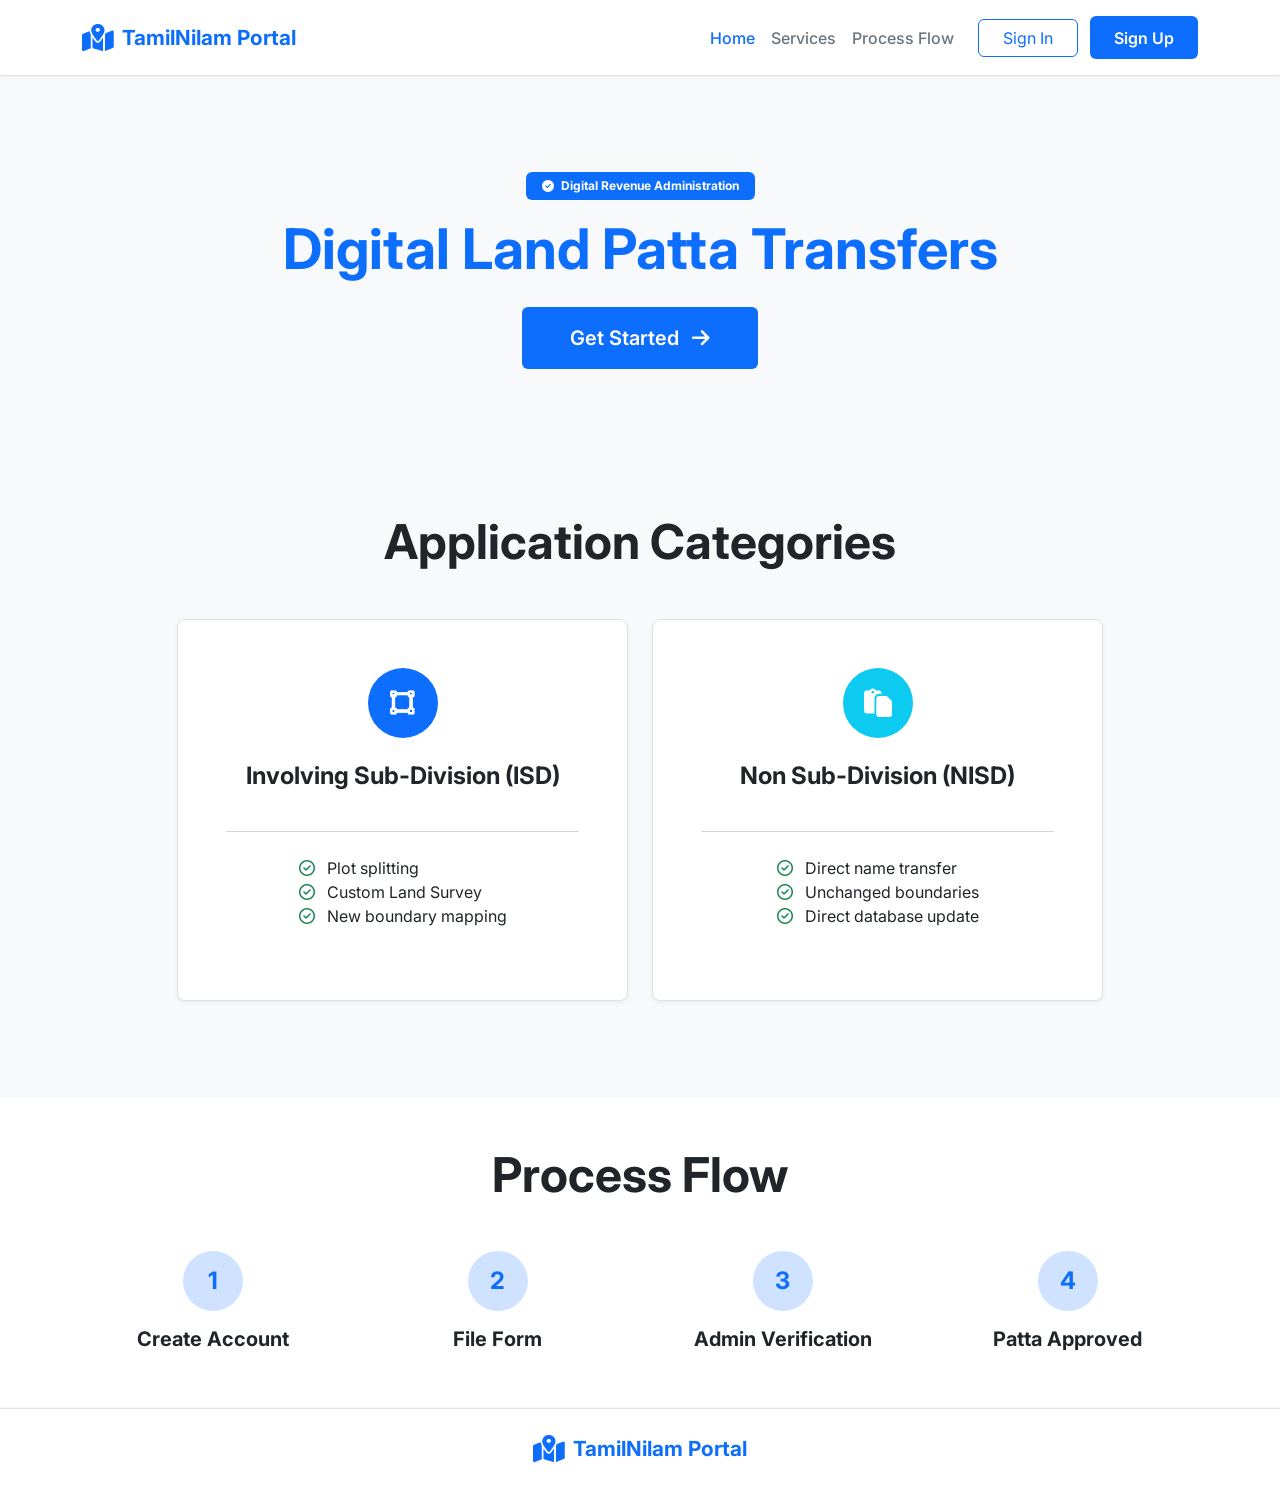
<file: frontend/index.html>
<!DOCTYPE html>
<html lang="en">
<head>
    <meta charset="UTF-8">
    <meta name="viewport" content="width=device-width, initial-scale=1.0">
    <title>TamilNilam Portal | Land Revenue Portal</title>
    <!-- Bootstrap 5 CSS CDN -->
    <link href="https://cdn.jsdelivr.net/npm/bootstrap@5.3.0/dist/css/bootstrap.min.css" rel="stylesheet">
    <!-- FontAwesome for Premium Icons -->
    <link href="https://cdnjs.cloudflare.com/ajax/libs/font-awesome/6.4.0/css/all.min.css" rel="stylesheet">
    <!-- Custom Glassmorphism Stylesheet -->
    <link rel="stylesheet" href="css/styles.css">
</head>
<body>

    <!-- Floating Background Orbs -->
    <div class="bg-orb orb-1"></div>
    <div class="bg-orb orb-2"></div>

    <!-- Navigation Bar -->
    <nav class="navbar navbar-expand-lg navbar-light navbar-custom py-3 sticky-top">
        <div class="container">
            <a class="navbar-brand d-flex align-items-center" href="index.html">
                <i class="fa-solid fa-map-location-dot fs-3 text-primary me-2"></i>
                <span class="navbar-brand-text">TamilNilam Portal</span>
            </a>
            <button class="navbar-toggler" type="button" data-bs-toggle="collapse" data-bs-target="#navbarNav" aria-controls="navbarNav" aria-expanded="false" aria-label="Toggle navigation">
                <span class="navbar-toggler-icon"></span>
            </button>
            <div class="collapse navbar-collapse" id="navbarNav">
                <ul class="navbar-nav ms-auto align-items-center">
                    <li class="nav-item">
                        <a class="nav-link active" href="index.html">Home</a>
                    </li>
                    <li class="nav-item">
                        <a class="nav-link" href="#services">Services</a>
                    </li>
                    <li class="nav-item">
                        <a class="nav-link" href="#process">Process Flow</a>
                    </li>
                    <!-- Dynamic Auth Actions based on localStorage -->
                    <li class="nav-item ms-lg-3" id="nav-auth-actions">
                        <a href="login.html" class="btn btn-outline-primary px-4 me-2 font-weight-500">Sign In</a>
                        <a href="register.html" class="btn btn-primary-gradient px-4">Sign Up</a>
                    </li>
                </ul>
            </div>
        </div>
    </nav>

    <!-- Hero Section -->
    <header class="py-5 my-5">
        <div class="container">
            <div class="row align-items-center g-5 justify-content-center text-center">
                <div class="col-lg-8">
                    <span class="badge bg-primary px-3 py-2 mb-3">
                        <i class="fa-solid fa-circle-check me-1"></i> Digital Revenue Administration
                    </span>
                    <h1 class="display-4 fw-bold mb-4 text-primary">
                        Digital Land Patta Transfers
                    </h1>
                    <div class="d-flex flex-wrap gap-3 justify-content-center" id="hero-actions">
                        <a href="register.html" class="btn btn-primary-gradient btn-lg px-5 py-3">Get Started <i class="fa-solid fa-arrow-right ms-2"></i></a>
                    </div>
                </div>
            </div>
        </div>
    </header>

    <!-- Services Information Section -->
    <section class="py-5 my-5" id="services">
        <div class="container">
            <div class="text-center mb-5">
                <h2 class="display-5 fw-bold mb-3">Application Categories</h2>
            </div>
            
            <div class="row g-4 justify-content-center">
                <!-- ISD Card -->
                <div class="col-md-5">
                    <div class="glass-card p-5 h-100 d-flex flex-column text-center">
                        <div class="bg-primary text-white rounded-circle d-inline-flex justify-content-center align-items-center mx-auto mb-4" style="width: 70px; height: 70px;">
                            <i class="fa-solid fa-vector-square fs-3"></i>
                        </div>
                        <h4 class="fw-bold mb-3">Involving Sub-Division (ISD)</h4>
                        <hr class="my-4 text-muted">
                        <ul class="list-unstyled text-start mb-4 mx-auto" style="max-width: 250px;">
                            <li><i class="fa-regular fa-circle-check text-success me-2"></i> Plot splitting</li>
                            <li><i class="fa-regular fa-circle-check text-success me-2"></i> Custom Land Survey</li>
                            <li><i class="fa-regular fa-circle-check text-success me-2"></i> New boundary mapping</li>
                        </ul>
                    </div>
                </div>
                
                <!-- NISD Card -->
                <div class="col-md-5">
                    <div class="glass-card p-5 h-100 d-flex flex-column text-center">
                        <div class="bg-info text-white rounded-circle d-inline-flex justify-content-center align-items-center mx-auto mb-4" style="width: 70px; height: 70px;">
                            <i class="fa-solid fa-paste fs-3"></i>
                        </div>
                        <h4 class="fw-bold mb-3">Non Sub-Division (NISD)</h4>
                        <hr class="my-4 text-muted">
                        <ul class="list-unstyled text-start mb-4 mx-auto" style="max-width: 250px;">
                            <li><i class="fa-regular fa-circle-check text-success me-2"></i> Direct name transfer</li>
                            <li><i class="fa-regular fa-circle-check text-success me-2"></i> Unchanged boundaries</li>
                            <li><i class="fa-regular fa-circle-check text-success me-2"></i> Direct database update</li>
                        </ul>
                    </div>
                </div>
            </div>
        </div>
    </section>

    <!-- Step by Step flow chart display -->
    <section class="py-5 bg-white border-top border-bottom border-light" id="process">
        <div class="container">
            <div class="text-center mb-5">
                <h2 class="display-5 fw-bold mb-3">Process Flow</h2>
            </div>

            <div class="row g-4">
                <div class="col-md-3">
                    <div class="text-center">
                        <div class="bg-primary-subtle text-primary rounded-circle d-flex justify-content-center align-items-center mx-auto mb-3" style="width: 60px; height: 60px;">
                            <span class="fs-4 fw-bold">1</span>
                        </div>
                        <h5 class="fw-bold">Create Account</h5>
                    </div>
                </div>

                <div class="col-md-3">
                    <div class="text-center">
                        <div class="bg-primary-subtle text-primary rounded-circle d-flex justify-content-center align-items-center mx-auto mb-3" style="width: 60px; height: 60px;">
                            <span class="fs-4 fw-bold">2</span>
                        </div>
                        <h5 class="fw-bold">File Form</h5>
                    </div>
                </div>

                <div class="col-md-3">
                    <div class="text-center">
                        <div class="bg-primary-subtle text-primary rounded-circle d-flex justify-content-center align-items-center mx-auto mb-3" style="width: 60px; height: 60px;">
                            <span class="fs-4 fw-bold">3</span>
                        </div>
                        <h5 class="fw-bold">Admin Verification</h5>
                    </div>
                </div>

                <div class="col-md-3">
                    <div class="text-center">
                        <div class="bg-primary-subtle text-primary rounded-circle d-flex justify-content-center align-items-center mx-auto mb-3" style="width: 60px; height: 60px;">
                            <span class="fs-4 fw-bold">4</span>
                        </div>
                        <h5 class="fw-bold">Patta Approved</h5>
                    </div>
                </div>
            </div>
        </div>
    </section>

    <!-- Footer -->
    <footer class="py-4 mt-auto">
        <div class="container text-center">
            <div class="d-flex align-items-center justify-content-center">
                <i class="fa-solid fa-map-location-dot fs-3 text-primary me-2"></i>
                <span class="navbar-brand-text">TamilNilam Portal</span>
            </div>
        </div>
    </footer>

    <!-- Bootstrap Bundle JS -->
    <script src="https://cdn.jsdelivr.net/npm/bootstrap@5.3.0/dist/js/bootstrap.bundle.min.js"></script>
    
    <!-- Custom Session check script -->
    <script>
        document.addEventListener("DOMContentLoaded", () => {
            const userJson = localStorage.getItem("patta_user");
            if (userJson) {
                const user = JSON.parse(userJson);
                const isConfigAdmin = user.role === "ADMIN";
                
                // If user is already authenticated, update Navbar action buttons and Hero action buttons
                const navAuthActions = document.getElementById("nav-auth-actions");
                const heroActions = document.getElementById("hero-actions");
                
                const targetDash = isConfigAdmin ? 'admin-dashboard.html' : 'dashboard.html';
                
                if (navAuthActions) {
                    navAuthActions.innerHTML = `
                        <span class="me-3 d-none d-lg-inline text-secondary font-weight-500">
                            <i class="fa-solid fa-user-circle me-1 text-primary"></i> Hello, <strong>${user.name}</strong>
                        </span>
                        <a href="${targetDash}" class="btn btn-primary-gradient px-4 rounded-pill">Go to Dashboard <i class="fa-solid fa-circle-chevron-right ms-1"></i></a>
                        <button onclick="logoutUser()" class="btn btn-outline-danger ms-2 rounded-pill px-3"><i class="fa-solid fa-sign-out-alt"></i></button>
                    `;
                }
                
                if (heroActions) {
                    heroActions.innerHTML = `
                        <a href="${targetDash}" class="btn btn-primary-gradient btn-lg px-5 py-3 shadow">Open Dashboard <i class="fa-solid fa-circle-chevron-right ms-2"></i></a>
                        <button onclick="logoutUser()" class="btn btn-outline-danger btn-lg px-4 py-3 rounded-12"><i class="fa-solid fa-power-off me-2"></i> Log Out</button>
                    `;
                }
            }
        });

        function logoutUser() {
            localStorage.removeItem("patta_user");
            window.location.reload();
        }
    </script>
</body>
</html>
</file>
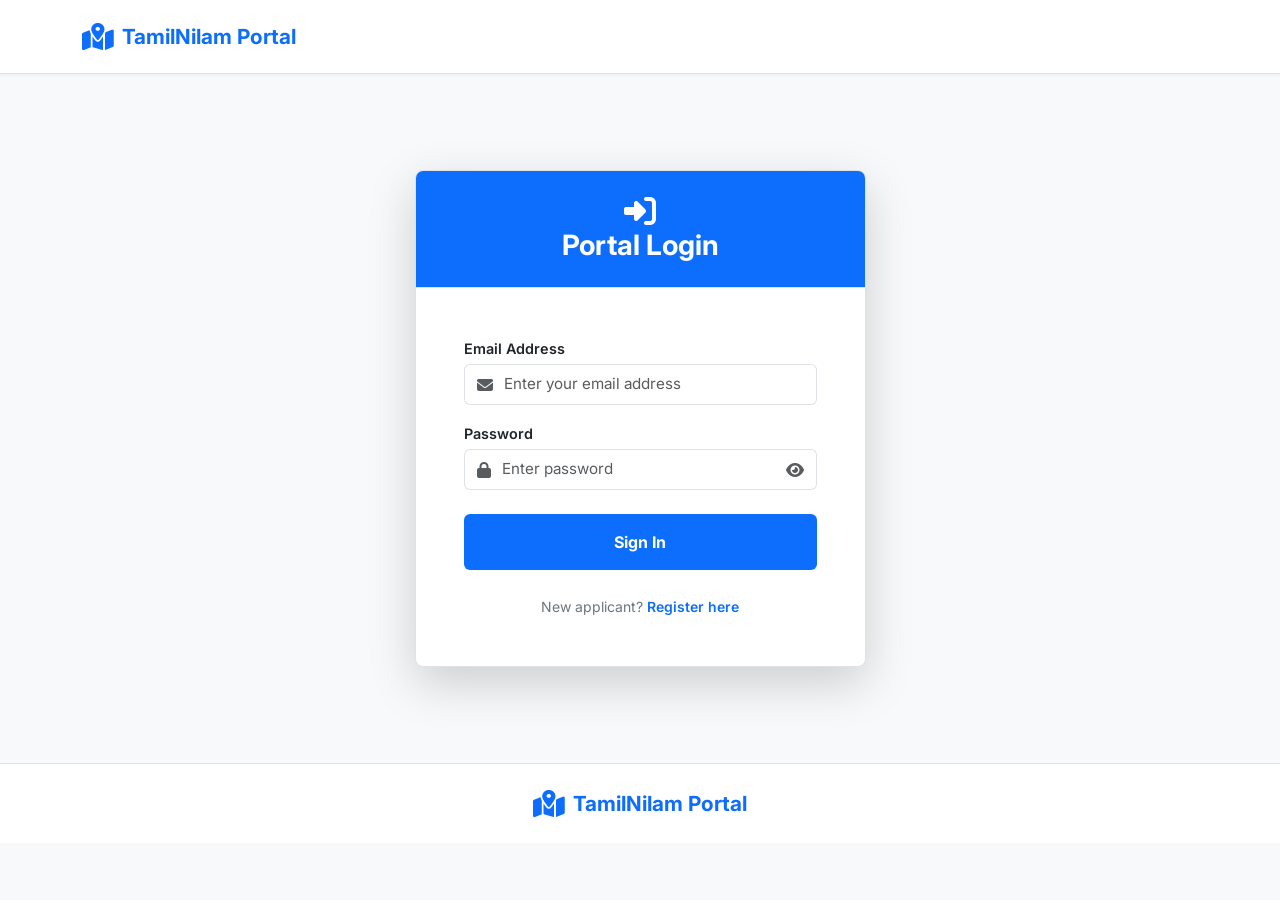
<file: frontend/admin-dashboard.html>
<!DOCTYPE html>
<html lang="en">
<head>
    <meta charset="UTF-8">
    <meta name="viewport" content="width=device-width, initial-scale=1.0">
    <title>Admin Command Center | TamilNilam Portal</title>
    <!-- Bootstrap 5 CSS CDN -->
    <link href="https://cdn.jsdelivr.net/npm/bootstrap@5.3.0/dist/css/bootstrap.min.css" rel="stylesheet">
    <!-- FontAwesome for Premium Icons -->
    <link href="https://cdnjs.cloudflare.com/ajax/libs/font-awesome/6.4.0/css/all.min.css" rel="stylesheet">
    <!-- Custom Glassmorphism Stylesheet -->
    <link rel="stylesheet" href="css/styles.css">
</head>
<body>

    <!-- Floating Background Orbs -->
    <div class="bg-orb orb-1"></div>
    <div class="bg-orb orb-2"></div>

    <!-- Navigation Bar -->
    <nav class="navbar navbar-expand-lg navbar-dark navbar-custom py-3 sticky-top" style="background: rgba(15, 23, 42, 0.9) !important; border-bottom: 1px solid rgba(255,255,255,0.1);">
        <div class="container">
            <a class="navbar-brand d-flex align-items-center" href="index.html">
                <i class="fa-solid fa-map-location-dot fs-3 text-info me-2"></i>
                <span class="navbar-brand-text text-white">TamilNilam Portal <span class="badge bg-info text-dark small ms-1" style="font-size: 0.65rem;">ADMIN</span></span>
            </a>
            <button class="navbar-toggler" type="button" data-bs-toggle="collapse" data-bs-target="#navbarNav" aria-controls="navbarNav" aria-expanded="false" aria-label="Toggle navigation">
                <span class="navbar-toggler-icon"></span>
            </button>
            <div class="collapse navbar-collapse" id="navbarNav">
                <ul class="navbar-nav ms-auto align-items-center">
                    <li class="nav-item">
                        <a class="nav-link text-white-50 active" href="admin-dashboard.html">Console</a>
                    </li>
                    <li class="nav-item ms-lg-3">
                        <button onclick="logoutAdmin()" class="btn btn-outline-danger px-4 rounded-pill font-weight-500"><i class="fa-solid fa-power-off me-1"></i> Log Out</button>
                    </li>
                </ul>
            </div>
        </div>
    </nav>

    <!-- Main Container -->
    <div class="container py-5">
        
         <!-- Dashboard Header -->
         <div class="row mb-5">
             <div class="col-12">
                 <div class="card p-4 p-md-5 bg-dark text-white border-0">
                     <span class="badge bg-info text-dark px-3 py-2 mb-3">Verification console</span>
                     <h2 class="display-5 fw-bold mb-0">Revenue Records Console</h2>
                 </div>
             </div>
         </div>
 
         <!-- Metric widgets for Admin -->
         <div class="row g-4 mb-5">
             <!-- Total Applications -->
             <div class="col-md-3">
                 <div class="glass-card p-4 d-flex align-items-center">
                     <div class="bg-primary text-white rounded-circle p-3 me-3" style="width: 55px; height: 55px; display: flex; justify-content: center; align-items: center;">
                         <i class="fa-solid fa-list-check fs-4"></i>
                     </div>
                     <div>
                         <h6 class="text-secondary small fw-bold mb-1">Total Submissions</h6>
                         <h3 class="fw-bold mb-0" id="admin-total">0</h3>
                     </div>
                 </div>
             </div>
 
             <!-- Pending Review -->
             <div class="col-md-3">
                 <div class="glass-card p-4 d-flex align-items-center">
                     <div class="bg-warning text-white rounded-circle p-3 me-3" style="width: 55px; height: 55px; display: flex; justify-content: center; align-items: center;">
                         <i class="fa-solid fa-hourglass-half fs-4"></i>
                     </div>
                     <div>
                         <h6 class="text-secondary small fw-bold mb-1">Pending Audit</h6>
                         <h3 class="fw-bold mb-0" id="admin-pending">0</h3>
                     </div>
                 </div>
             </div>
 
             <!-- Approved Records -->
             <div class="col-md-3">
                 <div class="glass-card p-4 d-flex align-items-center">
                     <div class="bg-success text-white rounded-circle p-3 me-3" style="width: 55px; height: 55px; display: flex; justify-content: center; align-items: center;">
                         <i class="fa-solid fa-check-double fs-4"></i>
                     </div>
                     <div>
                         <h6 class="text-secondary small fw-bold mb-1">Approved Patta</h6>
                         <h3 class="fw-bold mb-0" id="admin-approved">0</h3>
                     </div>
                 </div>
             </div>
 
             <!-- Rejected Records -->
             <div class="col-md-3">
                 <div class="glass-card p-4 d-flex align-items-center">
                     <div class="bg-danger text-white rounded-circle p-3 me-3" style="width: 55px; height: 55px; display: flex; justify-content: center; align-items: center;">
                         <i class="fa-solid fa-ban fs-4"></i>
                     </div>
                     <div>
                         <h6 class="text-secondary small fw-bold mb-1">Rejected Requests</h6>
                         <h3 class="fw-bold mb-0" id="admin-rejected">0</h3>
                     </div>
                 </div>
             </div>
         </div>
 
         <!-- Applications Audit Grid -->
         <div class="row">
             <div class="col-12">
                 <div class="glass-card p-4 border-0 shadow">
                     
                     <!-- Search and Status filter controls -->
                     <div class="row g-3 align-items-center mb-4">
                         <div class="col-md-4">
                             <h4 class="fw-bold mb-0">Incoming Submissions</h4>
                         </div>
                         
                         <!-- Search input box -->
                         <div class="col-md-4">
                             <div class="input-group">
                                 <span class="input-group-text bg-white border-end-0 text-muted"><i class="fa-solid fa-search"></i></span>
                                 <input type="text" id="admin-search-input" class="form-control border-start-0 ps-0" placeholder="Search applicant, survey, or patta..." onkeyup="filterApplications()">
                             </div>
                         </div>
 
                         <!-- Status filter selector -->
                         <div class="col-md-4">
                             <select id="admin-status-filter" class="form-select" onchange="filterApplications()">
                                 <option value="ALL">Show All Status</option>
                                 <option value="Pending">Show Pending Reviews</option>
                                 <option value="Approved">Show Approved Patta</option>
                                 <option value="Rejected">Show Rejected Requests</option>
                             </select>
                         </div>
                     </div>
 
                     <!-- Alert message if empty -->
                     <div id="admin-no-apps" class="text-center py-5 d-none">
                         <i class="fa-solid fa-inbox fs-1 text-muted mb-3 d-block"></i>
                         <h5 class="fw-bold text-secondary mb-0">No Land Records Found</h5>
                     </div>
 
                     <!-- Main Table -->
                     <div class="table-responsive admin-table-container" id="admin-table-wrapper">
                         <table class="table table-striped align-middle mb-0">
                             <thead class="table-dark">
                                 <tr>
                                     <th>ID</th>
                                     <th>Applicant & Contact</th>
                                     <th>District & Taluk</th>
                                     <th>Survey & Patta</th>
                                     <th>Type</th>
                                     <th>Deed</th>
                                     <th>Verification Docs</th>
                                     <th>Status</th>
                                     <th class="text-center">Evaluation Actions</th>
                                 </tr>
                             </thead>
                             <tbody id="admin-tbody">
                                 <!-- Dynamic JS render -->
                             </tbody>
                         </table>
                     </div>
 
                 </div>
             </div>
         </div>
 
     </div>
 
     <!-- Action Confirmation Modal -->
     <div class="modal fade" id="decisionModal" tabindex="-1" aria-labelledby="decisionModalLabel" aria-hidden="true">
         <div class="modal-dialog modal-dialog-centered">
             <div class="modal-content glass-card p-0 border-0 shadow-lg">
                 <div class="modal-header border-0 p-4">
                     <h5 class="modal-title fw-bold" id="decisionModalLabel">Confirm Authority Action</h5>
                     <button type="button" class="btn-close" data-bs-dismiss="modal" aria-label="Close"></button>
                 </div>
                 <div class="modal-body px-4 pb-4">
                     <p id="decision-text">Are you sure you want to proceed with this application state change?</p>
                     <div class="alert alert-warning p-2 small border-0 mb-0">
                         <i class="fa-solid fa-circle-exclamation me-1"></i> Proceeding updates e-Land Records database immediately.
                     </div>
                 </div>
                 <div class="modal-footer border-0 p-4 pt-0">
                     <button type="button" class="btn btn-outline-secondary rounded-pill px-4" data-bs-dismiss="modal">Cancel</button>
                     <button type="button" id="btn-modal-confirm" class="btn btn-primary-gradient rounded-pill px-4">Confirm <i class="fa-solid fa-circle-check ms-1"></i></button>
                 </div>
             </div>
         </div>
     </div>
 
     <!-- Footer -->
     <footer class="py-4 mt-auto">
         <div class="container text-center">
             <div class="d-flex align-items-center justify-content-center">
                 <i class="fa-solid fa-map-location-dot fs-3 text-primary me-2"></i>
                 <span class="navbar-brand-text">TamilNilam Portal</span>
             </div>
         </div>
     </footer>

    <!-- Bootstrap Bundle JS -->
    <script src="https://cdn.jsdelivr.net/npm/bootstrap@5.3.0/dist/js/bootstrap.bundle.min.js"></script>

    <!-- Centralized configuration script -->
    <script src="js/config.js"></script>

    <!-- JavaScript integration with Fetch API -->
    <script>
        let adminUser = null;
        let incomingApplications = [];
        let activeAppId = null;
        let activeStatusChoice = null;
        let bsDecisionModalObj = null;

        // Security Route Guard check
        document.addEventListener("DOMContentLoaded", () => {
            const userJson = localStorage.getItem("patta_user");
            if (!userJson) {
                window.location.href = "login.html";
                return;
            }
            adminUser = JSON.parse(userJson);

            if (adminUser.role !== "ADMIN") {
                window.location.href = "dashboard.html";
                return;
            }

            // Initialize bootstrap modal reference
            bsDecisionModalObj = new bootstrap.Modal(document.getElementById('decisionModal'));

            loadIncomingApplications();
        });

        // Fetch all applications
        async function loadIncomingApplications() {
            const API_URL = CONFIG.API_BASE_URL + "/api/patta/all";

            try {
                const response = await fetch(API_URL);
                const result = await response.json();

                if (response.ok && result.success) {
                    incomingApplications = result.data;
                    updateStatsWidgets(incomingApplications);
                    renderAdminTable(incomingApplications);
                } else {
                    console.error("Fetch failure: ", result.message);
                }
            } catch (error) {
                console.error("Admin dashboard network exception: ", error);
            }
        }

        // Render table records
        function renderAdminTable(apps) {
            const tbody = document.getElementById("admin-tbody");
            tbody.innerHTML = "";

            if (apps.length === 0) {
                document.getElementById("admin-no-apps").classList.remove("d-none");
                document.getElementById("admin-table-wrapper").classList.add("d-none");
                return;
            }

            document.getElementById("admin-no-apps").classList.add("d-none");
            document.getElementById("admin-table-wrapper").classList.remove("d-none");

            // Sort applications descending
            apps.sort((a, b) => b.id - a.id);

            apps.forEach(app => {
                const row = document.createElement("tr");

                let badgeClass = "status-pending";
                if (app.status.toLowerCase() === "approved") badgeClass = "status-approved";
                else if (app.status.toLowerCase() === "rejected") badgeClass = "status-rejected";

                const baseFileUrl = CONFIG.API_BASE_URL + "/api/patta/files/";

                // User details handling
                const userName = app.user ? app.user.name : "N/A";
                const userEmail = app.user ? app.user.email : "";
                const userMobile = app.user ? app.user.mobile : "";

                // Evaluation buttons conditional loading
                let actionButtons = "";
                if (app.status.toLowerCase() === "pending") {
                    actionButtons = `
                        <div class="d-flex justify-content-center gap-2">
                            <button onclick="triggerDecision(${app.id}, 'Approved')" class="btn btn-sm btn-success px-3 py-1"><i class="fa-solid fa-circle-check"></i> Approve</button>
                            <button onclick="triggerDecision(${app.id}, 'Rejected')" class="btn btn-sm btn-danger px-3 py-1"><i class="fa-solid fa-ban"></i> Reject</button>
                        </div>
                    `;
                } else {
                    actionButtons = `
                        <div class="text-center text-muted small"><i class="fa-solid fa-lock me-1"></i> Audit Complete</div>
                    `;
                }

                row.innerHTML = `
                    <td class="fw-bold text-indigo">#PA-${app.id}</td>
                    <td>
                        <div class="fw-bold">${app.applicantName}</div>
                        <div class="text-secondary small"><i class="fa-solid fa-user-tag me-1" style="font-size: 0.7rem;"></i> By: ${userName}</div>
                        <div class="text-muted small" style="font-size: 0.75rem;"><i class="fa-solid fa-phone me-1" style="font-size: 0.65rem;"></i> ${userMobile} | <i class="fa-solid fa-envelope me-1" style="font-size: 0.65rem;"></i> ${userEmail}</div>
                    </td>
                    <td>
                        <div class="fw-semibold text-indigo small">${app.district}</div>
                        <div class="text-secondary small" style="font-size: 0.75rem;">${app.taluk}</div>
                    </td>
                    <td>
                        <div>Survey: <code>${app.surveyNumber}</code></div>
                        <div class="small">Existing Patta: <code>${app.pattaNumber}</code></div>
                    </td>
                    <td><span class="badge bg-primary-subtle text-primary border">${app.transferType}</span></td>
                    <td><span class="badge bg-secondary-subtle text-secondary border">${app.documentType}</span></td>
                    <td>
                        <div class="d-flex flex-column gap-1">
                            <a target="_blank" href="${baseFileUrl + app.propertyDocument}" class="text-indigo text-decoration-none small text-truncate" style="max-width: 150px;"><i class="fa-solid fa-file-contract text-primary me-1"></i> Property Deed</a>
                            <a target="_blank" href="${baseFileUrl + app.identityProof}" class="text-indigo text-decoration-none small text-truncate" style="max-width: 150px;"><i class="fa-solid fa-id-card text-primary me-1"></i> Identity Proof</a>
                            <a target="_blank" href="${baseFileUrl + app.addressProof}" class="text-indigo text-decoration-none small text-truncate" style="max-width: 150px;"><i class="fa-solid fa-house-user text-primary me-1"></i> Address Proof</a>
                        </div>
                    </td>
                    <td>
                        <span class="badge badge-status ${badgeClass}">${app.status}</span>
                    </td>
                    <td>
                        ${actionButtons}
                    </td>
                `;

                tbody.appendChild(row);
            });
        }

        // Calculate and update metrics widgets
        function updateStatsWidgets(apps) {
            let total = apps.length;
            let approved = 0;
            let pending = 0;
            let rejected = 0;

            apps.forEach(app => {
                const s = app.status.toLowerCase();
                if (s === "approved") approved++;
                else if (s === "pending") pending++;
                else if (s === "rejected") rejected++;
            });

            document.getElementById("admin-total").innerText = total;
            document.getElementById("admin-approved").innerText = approved;
            document.getElementById("admin-pending").innerText = pending;
            document.getElementById("admin-rejected").innerText = rejected;
        }

        // Filter and Search Applications
        function filterApplications() {
            const query = document.getElementById("admin-search-input").value.toLowerCase().trim();
            const selectedStatus = document.getElementById("admin-status-filter").value;

            const filtered = incomingApplications.filter(app => {
                // 1. Filter by Status select
                const matchesStatus = (selectedStatus === "ALL") || (app.status === selectedStatus);

                // 2. Filter by Search input (name, survey, patta, district, taluk)
                const userName = app.user ? app.user.name.toLowerCase() : "";
                const matchesSearch = app.applicantName.toLowerCase().includes(query) ||
                                      app.surveyNumber.toLowerCase().includes(query) ||
                                      app.pattaNumber.toLowerCase().includes(query) ||
                                      (app.district && app.district.toLowerCase().includes(query)) ||
                                      (app.taluk && app.taluk.toLowerCase().includes(query)) ||
                                      userName.includes(query);

                return matchesStatus && matchesSearch;
            });

            renderAdminTable(filtered);
        }

        // Set action parameters and reveal modal
        function triggerDecision(id, decision) {
            activeAppId = id;
            activeStatusChoice = decision;

            const modalText = document.getElementById("decision-text");
            modalText.innerHTML = `Are you sure you want to <strong>${decision.toUpperCase()}</strong> Land Title Transfer Application <strong>#PA-${id}</strong>?`;

            const confirmBtn = document.getElementById("btn-modal-confirm");
            if (decision === "Approved") {
                confirmBtn.className = "btn btn-success rounded-pill px-4";
            } else {
                confirmBtn.className = "btn btn-danger rounded-pill px-4";
            }

            bsDecisionModalObj.show();
        }

        // Modal Action Confirmation Click handler
        document.getElementById("btn-modal-confirm").addEventListener("click", async () => {
            if (!activeAppId || !activeStatusChoice) return;

            bsDecisionModalObj.hide();

            const API_URL = `${CONFIG.API_BASE_URL}/api/patta/${activeAppId}/status?status=${activeStatusChoice}`;

            try {
                const response = await fetch(API_URL, {
                    method: "PUT"
                });

                const result = await response.json();

                if (response.ok && result.success) {
                    // Success feedback
                    loadIncomingApplications(); // Refresh records list
                } else {
                    alert("Status change failed: " + (result.message || "Unknown error"));
                }
            } catch (error) {
                console.error("Decision transmission error: ", error);
                alert("Cannot connect to server. Check Spring Boot status.");
            } finally {
                activeAppId = null;
                activeStatusChoice = null;
            }
        });

        // Log out admin
        function logoutAdmin() {
            localStorage.removeItem("patta_user");
            window.location.href = "index.html";
        }
    </script>
</body>
</html>
</file>
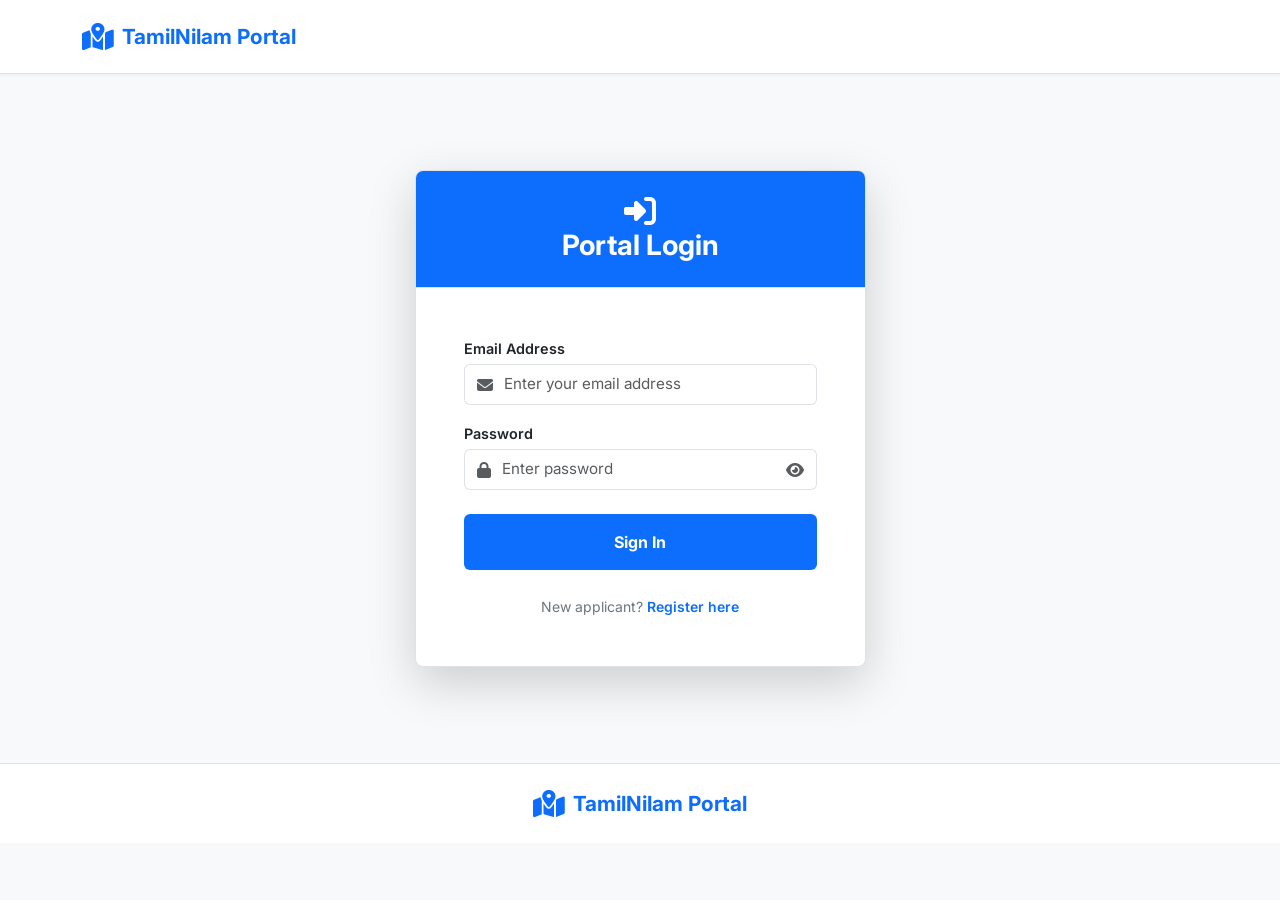
<file: frontend/apply-patta.html>
<!DOCTYPE html>
<html lang="en">
<head>
    <meta charset="UTF-8">
    <meta name="viewport" content="width=device-width, initial-scale=1.0">
    <title>Apply for Patta Transfer | TamilNilam Portal</title>
    <!-- Bootstrap 5 CSS CDN -->
    <link href="https://cdn.jsdelivr.net/npm/bootstrap@5.3.0/dist/css/bootstrap.min.css" rel="stylesheet">
    <!-- FontAwesome for Premium Icons -->
    <link href="https://cdnjs.cloudflare.com/ajax/libs/font-awesome/6.4.0/css/all.min.css" rel="stylesheet">
    <!-- Custom Glassmorphism Stylesheet -->
    <link rel="stylesheet" href="css/styles.css">
</head>
<body>

    <!-- Floating Background Orbs -->
    <div class="bg-orb orb-1"></div>
    <div class="bg-orb orb-2"></div>

    <!-- Navigation Bar -->
    <nav class="navbar navbar-expand-lg navbar-light navbar-custom py-3 sticky-top">
        <div class="container">
            <a class="navbar-brand d-flex align-items-center" href="index.html">
                <i class="fa-solid fa-map-location-dot fs-3 text-primary me-2"></i>
                <span class="navbar-brand-text">TamilNilam Portal</span>
            </a>
            <button class="navbar-toggler" type="button" data-bs-toggle="collapse" data-bs-target="#navbarNav" aria-controls="navbarNav" aria-expanded="false" aria-label="Toggle navigation">
                <span class="navbar-toggler-icon"></span>
            </button>
            <div class="collapse navbar-collapse" id="navbarNav">
                <ul class="navbar-nav ms-auto align-items-center">
                    <li class="nav-item">
                        <a class="nav-link" href="dashboard.html">Dashboard</a>
                    </li>
                    <li class="nav-item">
                        <a class="nav-link active" href="apply-patta.html">Apply for Patta</a>
                    </li>
                    <li class="nav-item">
                        <a class="nav-link" href="status.html">Track Status</a>
                    </li>
                    <li class="nav-item ms-lg-3">
                        <button onclick="logoutCitizen()" class="btn btn-outline-danger px-4 rounded-pill font-weight-500"><i class="fa-solid fa-right-from-bracket me-1"></i> Log Out</button>
                    </li>
                </ul>
            </div>
        </div>
    </nav>

    <!-- Main Container -->
    <div class="container py-5">
        <div class="row justify-content-center">
            <div class="col-lg-10">
                
                <!-- Back Button -->
                <div class="mb-4">
                    <a href="dashboard.html" class="text-decoration-none text-secondary fw-semibold small">
                        <i class="fa-solid fa-arrow-left me-1"></i> Back to Dashboard
                    </a>
                </div>

                <!-- Form Card -->
                <div class="glass-card shadow-lg p-0 border-0">
                    <div class="card-header-gradient p-4 d-flex align-items-center">
                        <div class="bg-white text-indigo rounded-circle p-2 me-3 d-inline-flex justify-content-center align-items-center" style="width: 50px; height: 50px;">
                            <i class="fa-solid fa-file-signature fs-3"></i>
                        </div>
                         <div>
                             <h3 class="fw-bold mb-0">Apply For Patta Land Transfer</h3>
                         </div>
                     </div>

                     <div class="p-4 p-md-5">
                         <!-- Notification box for feedback -->
                         <div id="alert-box" class="alert d-none alert-glass p-3 mb-4 text-center" role="alert">
                             <span id="alert-message"></span>
                         </div>

                         <form id="apply-patta-form" enctype="multipart/form-data">
                             
                             <!-- 1. Section: Applicant & Survey Info -->
                             <h5 class="fw-bold text-primary mb-4 border-bottom pb-2"><i class="fa-solid fa-square-poll-horizontal me-2"></i> Property & Survey Information</h5>
                             
                             <div class="row g-4 mb-4">
                                 <!-- Applicant Name -->
                                 <div class="col-md-6">
                                     <label for="applicantName" class="form-label">Applicant Name (New Owner)</label>
                                     <input type="text" class="form-control" id="applicantName" required placeholder="Enter new owner name exactly as in Deed">
                                 </div>

                                 <!-- Survey Number -->
                                 <div class="col-md-3">
                                     <label for="surveyNumber" class="form-label">Survey Number</label>
                                     <input type="text" class="form-control" id="surveyNumber" required placeholder="e.g. 104/2B">
                                 </div>

                                 <!-- Patta Number -->
                                 <div class="col-md-3">
                                     <label for="pattaNumber" class="form-label">Existing Patta Number</label>
                                     <input type="text" class="form-control" id="pattaNumber" required placeholder="e.g. PAT-4491">
                                 </div>

                                 <!-- District Dropdown -->
                                 <div class="col-md-6">
                                     <label for="district" class="form-label">District</label>
                                     <select class="form-select" id="district" required onchange="populateTaluks()">
                                         <option value="" disabled selected>Select District</option>
                                     </select>
                                 </div>

                                 <!-- Taluk Dropdown -->
                                 <div class="col-md-6">
                                     <label for="taluk" class="form-label">Taluk</label>
                                     <select class="form-select" id="taluk" required disabled>
                                         <option value="" disabled selected>Select Taluk (Select District first)</option>
                                     </select>
                                 </div>

                                 <!-- Transfer Type -->
                                 <div class="col-md-6">
                                     <label for="transferType" class="form-label">Transfer Category</label>
                                     <select class="form-select" id="transferType" required>
                                         <option value="" disabled selected>Select Transfer Category</option>
                                         <option value="ISD">Involving Sub-Division (ISD)</option>
                                         <option value="NISD">Non Sub-Division (NISD)</option>
                                     </select>
                                 </div>

                                 <!-- Document Deed Type -->
                                 <div class="col-md-6">
                                     <label for="documentType" class="form-label">Property Document Deed Type</label>
                                     <select class="form-select" id="documentType" required>
                                         <option value="" disabled selected>Select Deed Type</option>
                                         <option value="Sale Deed">Sale Deed</option>
                                         <option value="Settlement Deed">Settlement Deed</option>
                                         <option value="Partition Deed">Partition Deed</option>
                                         <option value="Gift Deed">Gift Deed</option>
                                         <option value="Exchange Deed">Exchange Deed</option>
                                         <option value="Release Deed">Release Deed</option>
                                     </select>
                                 </div>
                             </div>

                             <!-- 2. Section: Document Uploads -->
                             <h5 class="fw-bold text-primary mb-4 border-bottom pb-2 mt-5"><i class="fa-solid fa-cloud-arrow-up me-2"></i> Upload Verification Documents</h5>

                             <div class="row g-4 mb-5">
                                 <!-- Property Document Upload -->
                                 <div class="col-md-4">
                                     <label class="form-label d-block fw-bold">1. Property Document (Registered Deed)</label>
                                     <div class="upload-card-wrapper" onclick="triggerFileInput('propertyDocument')">
                                         <i class="fa-solid fa-file-contract upload-icon"></i>
                                         <h6 class="fw-semibold mb-1 small text-indigo">Upload Property Deed</h6>
                                         <p class="upload-file-info mb-0" id="propertyDocument-info">Accepts PDF, JPG, PNG (Max 3MB)</p>
                                         <input type="file" id="propertyDocument" class="d-none" required accept=".pdf, .jpg, .jpeg, .png" onchange="handleFileSelected('propertyDocument')">
                                     </div>
                                 </div>

                                 <!-- Identity Proof Upload -->
                                 <div class="col-md-4">
                                     <label class="form-label d-block fw-bold">2. Identity Proof (Aadhaar / Passport)</label>
                                     <div class="upload-card-wrapper" onclick="triggerFileInput('identityProof')">
                                         <i class="fa-solid fa-id-card upload-icon"></i>
                                         <h6 class="fw-semibold mb-1 small text-indigo">Upload ID Proof</h6>
                                         <p class="upload-file-info mb-0" id="identityProof-info">Accepts PDF, JPG, PNG (Max 3MB)</p>
                                         <input type="file" id="identityProof" class="d-none" required accept=".pdf, .jpg, .jpeg, .png" onchange="handleFileSelected('identityProof')">
                                     </div>
                                 </div>

                                 <!-- Address Proof Upload -->
                                 <div class="col-md-4">
                                     <label class="form-label d-block fw-bold">3. Address Proof (Utility Bill / Voter ID)</label>
                                     <div class="upload-card-wrapper" onclick="triggerFileInput('addressProof')">
                                         <i class="fa-solid fa-house-user upload-icon"></i>
                                         <h6 class="fw-semibold mb-1 small text-indigo">Upload Address Proof</h6>
                                         <p class="upload-file-info mb-0" id="addressProof-info">Accepts PDF, JPG, PNG (Max 3MB)</p>
                                         <input type="file" id="addressProof" class="d-none" required accept=".pdf, .jpg, .jpeg, .png" onchange="handleFileSelected('addressProof')">
                                     </div>
                                 </div>
                             </div>

                             <!-- Submit button -->
                             <div class="text-center">
                                 <button type="submit" class="btn btn-primary-gradient btn-lg px-5 py-3 fw-bold shadow">
                                     <span id="btn-text"><i class="fa-solid fa-paper-plane me-2"></i> Submit Application</span>
                                     <span id="btn-spinner" class="spinner-border spinner-border-sm d-none" role="status" aria-hidden="true"></span>
                                 </button>
                             </div>

                         </form>
                     </div>
                 </div>
             </div>
         </div>
     </div>

     <!-- Footer -->
     <footer class="py-4 mt-auto">
         <div class="container text-center">
             <div class="d-flex align-items-center justify-content-center">
                 <i class="fa-solid fa-map-location-dot fs-3 text-primary me-2"></i>
                 <span class="navbar-brand-text">TamilNilam Portal</span>
             </div>
         </div>
     </footer>

    <!-- Bootstrap Bundle JS -->
    <script src="https://cdn.jsdelivr.net/npm/bootstrap@5.3.0/dist/js/bootstrap.bundle.min.js"></script>

    <!-- Centralized configuration script -->
    <script src="js/config.js"></script>

    <!-- JavaScript integration with Fetch API -->
    <script>
        let currentUser = null;

        // Structured data mapping for all 38 districts of Tamil Nadu and their 317 Taluks
        const districtTalukData = {
            "TIRUVALLUR": ["AVADI", "GUMMIDIPOONDI", "PALLIPET", "PONNERI", "POONAMALLEE", "R.K. PET", "TIRUTTANI", "TIRUVALLUR", "UTHUKOTTAI"],
            "CHENNAI": ["ALANDUR", "AMBATTUR", "AMINJIKARAI", "AYANAVARAM", "EGMORE", "GUINDY", "KOLATHUR", "MADHAVARAM", "MADURAVOYAL", "MAMBALAM", "MYLAPORE", "PERAMBUR", "PURASAWALKAM", "SHOZHINGANALLUR", "THIRUVOTTIYUR", "TONDIARPET", "VELACHERY"],
            "KANCHEEPURAM": ["KANCHEEPURAM", "KUNDRATHUR", "SRIPERUMBUDUR", "UTHIRAMERUR", "WALAJABAD"],
            "VELLORE": ["ANAICUT", "GUDIYATHAM", "KATPADI", "K.V. KUPPAM", "PERNAMBUT", "VELLORE"],
            "DHARMAPURI": ["DHARMAPURI", "HARUR", "KARIMANGALAM", "NALLAMPALLI", "PALACODE", "PAPPIREDDIPATTY", "PENNAGARAM"],
            "TIRUVANNAMALAI": ["ARANI", "CHENGAM", "CHETPET", "CHEYYAR", "JAMUNAMARATHOOR", "KALASAPAKKAM", "KILPENNATHUR", "POLUR", "THANDARAMPATTU", "TIRUVANNAMALAI", "VANDAVASI", "VEMBAKKAM"],
            "VILLUPPURAM": ["GINGEE", "KANDACHEEPURAM", "MARAKKANAM", "MELMALAIYANOOR", "THIRUVENNAINALLUR", "TINDIVANAMM", "VANUR", "VIKRAVANDI", "VILUPPURAM"],
            "SALEM": ["ATTUR", "EDAPPADY", "GANGAVALLI", "KADAYAMPATTI", "METTUR", "OMALUR", "PETHANAICKENPALAYAM", "SALEM", "SALEM SOUTH", "SALEM WEST", "SANKARI", "THALAIVASAL", "VALAPADY", "YERCAUD"],
            "NAMAKKAL": ["KOLLI HILLS", "KUMARAPALAYAM", "MOHANUR", "NAMAKKAL", "PARAMATHIVELUR", "RASIPURAM", "SENDAMANGALAM", "THIRUCHENCODE"],
            "ERODE": ["ANTHIYUR", "BHAVANI", "ERODE", "GOBICHETTIPALAYM", "KODUMUDI", "MODAKKURICHI", "NAMBIYUR", "PERUNDURAI", "SATHYAMANGALAM", "THALAVADI"],
            "NILGIRIS": ["COONOOR", "GUDALUR", "KOTAGIRI", "KUNDAH", "PANDALUR", "UDHAGAI"],
            "COIMBATORE": ["ANAIMALAI", "ANNUR", "COIMBATORE (N)", "COIMBATORE (S)", "KINATHUKKDAVU", "MADUKKARAI", "METTUPALAYAM", "PERUR", "POLLACHI", "SULUR", "VALPARAI"],
            "DINDIGUL": ["ATHOOR", "DINDIGUL EAST", "DINDIGUL WEST", "GUJILIAMPARAI", "KODAIKANAL", "NATHAM", "NILAKOTTAI", "ODDENCHATRAM", "PALANI", "VEDASANDUR"],
            "KARUR": ["ARVAKURICHI", "KADAVUR", "KARUR", "KRISHNARAYAPURAM", "KULITHALAI", "MANMANGALAM", "PUGALUR"],
            "THIRUCHIRAPPALLI": ["LALGUDI", "MANACHANALLUR", "MANAPPARAI", "MARUNGAPURI", "MUSIRI", "SRIRANGAM", "THIRUVERUMBUR", "THOTTIAM", "THURAIYUR", "TIRUCHIRAPPALLI EAST", "TIRUCHIRAPPALLI WEST"],
            "PERAMBALUR": ["ALATHUR", "KUNNAM", "PERAMBALUR", "VEPPANTHATTAI"],
            "ARIYALUR": ["ANDIMADAM", "ARIYALUR", "SENDURAI", "UDAYARPALAYAM"],
            "CUDDALORE": ["BHUVANAGIRI", "CHIDAMBARAM", "CUDDALORE", "KATTUMANNARKOIL", "KURINJIPADI", "PANRUTI", "SRIMUSHNAM", "TITAGUDI", "VEPPUR", "VRIDHACHALAM"],
            "NAGAPATTINAM": ["KILVELUR", "NAGAPATTINAM", "THIRUKKUVALAI", "VEDARANYAM"],
            "THIRUVARUR": ["KOOTHANALLUR", "KUDAVASAL", "MANNARGUDI", "MUTHUPETTAI", "NANNILAM", "NEEDAMANGALAM", "THIRUTHURAIPOONDI", "THIRUVARUR", "VALANGAIMAN"],
            "THANJAVUR": ["BUDALUR", "KUMBAKONAM", "ORATHANAD", "PAPANASAM", "PATTUKKOTAI", "PERAVURANI", "THANJAVUR", "THIRUVAIYARU", "THIRUVIDAIMARUDUR", "THIRUVONAM"],
            "PUDUKKOTTAI": ["ALANGUDI", "ARANTHANGI", "AVUDAIYARKOIL", "GANDARVAKOTTAI", "ILLUPUR", "KARAMBAKUDI", "KULATHUR", "MANAMELKUDI", "PONNAMARAVATHI", "PUDUKKOTTAI", "THIRUMAYAM", "VIRALIMALAI"],
            "SIVAGANGAI": ["DEVAKOTTAI", "ILAYANKUDI", "KALAIYARKOVIL", "KARAIKUDI", "MANAMADURAI", "SINGAMPUNARI", "SIVAGANGA", "THIRUPPATTUR", "THIRUPPUVANAM"],
            "MADURAI": ["KALLIGUDI", "MADURAI EAST", "MADURAI NORTH", "MADURAI SOUTH", "MADURAI WEST", "MELUR", "PERAIYUR", "THIRUPPARANKUNDRAM", "TIRUMANGALAM", "USILAMPATTI", "VADIPATTI"],
            "THENI": ["AUNDIPATTI", "BODINAYAKKANUR", "PERIYAKULAM", "THENI", "UTHAMAPALAYAM"],
            "VIRUDHUNAGAR": ["ARUPPUKKOTTAI", "KARIYAPATTI", "RAJAPALAIAM", "SATTUR", "SIVAKASI", "SRIVILLIPUTHUR", "TIRUCHULI", "VEMBAKKOTTAI", "VIRUDHUNAGAR", "WATRAP"],
            "RAMANATHAPURAM": ["KADALADI", "KAMUTHI", "KILAKARAI", "MUDUKULATHUR", "PARAMAKUDI", "RAJASINGAMANGALAM", "RAMANATHAPURAM", "RAMESHWARAM", "THIRUVADANI"],
            "THOOTHUKKUDI": ["ERAL", "ETTAYAPURAM", "KAYATHAR", "KOVILPATTI", "OTTAPIDARAM", "SATTANKULAM", "SRIVAIKUNDAM", "THOOTHUKUDI", "TIRUCHENDUR", "VILATHIKULAM"],
            "TIRUNELVELI": ["AMBASAMUDRAM", "CHERANMAHADEVI", "MANUR", "NANGUNERI", "PALAYAMKOTTAI", "RADHAPURAM", "THISAYANVILAI", "TIRUNELVELI"],
            "KANYAKUMARI": ["AGASTHEESWARAM", "KALKULAM", "KILLIYOOR", "THIRUVATTAR", "THOVALAI", "VILAVAMCODE"],
            "KRISHNAGIRI": ["ANCHETTY", "BARGUR", "DENKANIKOTTAI", "HOSUR", "KRISHNAGIRI", "POCHAMPALLI", "SHOOLAGIRI", "UTHANGARAI"],
            "TIRUPPUR": ["AVINASHI", "DHARAPURAM", "KANGAYAM", "MADATHUKULAM", "PALLADAM", "TIRUPPUR NORTH", "TIRUPPUR SOUTH", "UDUMALAIPET", "UTHUKKULI"],
            "KALLAKURICHI": ["CHINNASALEM", "KALLAKURICHI", "KALVARAYAN HILLS", "SANKARAPURAM", "TIRUKKOILUR", "ULUNDURPET", "VANAPURAM"],
            "TENKASI": ["ALANGULAM", "KADAYANALLUR", "SANKARANKOIL", "SHENKOTTAI", "SIVAGIRI", "TENKASI", "THIRUVENGADAM", "VEERAKERALAMPUDUR"],
            "CHENGALPATTU": ["CHENGALPATTU", "CHEYYUR", "MADURAMDAGAM", "PALLAVARAM", "TAMBARAM", "THIRUPORUR", "TIRUKALUKUNDRAM", "VANDALUR"],
            "THIRUPATHUR": ["AMBUR", "NATARAMPALLI", "TIRUPATHUR", "VANIYAMBADI"],
            "RANIPET": ["ARAKKONAM", "ARCOT", "KALAVAI", "NEMILI", "SHOLINGHUR", "WALAJAPET"],
            "MAYILADUTHURAI": ["KUTHALAM", "MAYILADUTHURAI", "SIRKAZHI", "THARANGAMBADI"]
        };

        // Security Route Guard
        document.addEventListener("DOMContentLoaded", () => {
            const userJson = localStorage.getItem("patta_user");
            if (!userJson) {
                window.location.href = "login.html";
                return;
            }
            currentUser = JSON.parse(userJson);

            if (currentUser.role === "ADMIN") {
                window.location.href = "admin-dashboard.html";
                return;
            }

            // Populate District dropdown dynamically on page load
            const districtSelect = document.getElementById("district");
            Object.keys(districtTalukData).sort().forEach(dist => {
                const opt = document.createElement("option");
                opt.value = dist;
                opt.innerText = dist;
                districtSelect.appendChild(opt);
            });
        });

        // Dynamic Taluk cascading loader
        function populateTaluks() {
            const districtSelect = document.getElementById("district");
            const talukSelect = document.getElementById("taluk");
            const selectedDistrict = districtSelect.value;

            // Clear previous values
            talukSelect.innerHTML = '<option value="" disabled selected>Select Taluk</option>';

            if (selectedDistrict && districtTalukData[selectedDistrict]) {
                talukSelect.disabled = false;
                districtTalukData[selectedDistrict].sort().forEach(taluk => {
                    const opt = document.createElement("option");
                    opt.value = taluk;
                    opt.innerText = taluk;
                    talukSelect.appendChild(opt);
                });
            } else {
                talukSelect.disabled = true;
            }
        }

        // Trigger file input click when clicking dashed wrapper card
        function triggerFileInput(id) {
            document.getElementById(id).click();
        }

        // Handle file selected and validate immediately on client side
        function handleFileSelected(id) {
            const fileInput = document.getElementById(id);
            const infoText = document.getElementById(id + "-info");
            const parentCard = fileInput.closest(".upload-card-wrapper");

            if (fileInput.files.length === 0) {
                infoText.innerText = "Accepts PDF, JPG, PNG (Max 3MB)";
                infoText.className = "upload-file-info mb-0 text-muted";
                parentCard.style.borderColor = "#cbd5e1";
                return;
            }

            const file = fileInput.files[0];
            const sizeInMB = file.size / (1024 * 1024);

            // 1. File Size Verification (Max 3MB)
            if (sizeInMB > 3) {
                infoText.innerText = `File too large (${sizeInMB.toFixed(2)}MB). Limit: 3MB.`;
                infoText.className = "upload-file-info mb-0 text-danger fw-bold";
                parentCard.style.borderColor = "#dc2626";
                fileInput.value = ""; // Reset input
                return;
            }

            // 2. File Format Extension Verification
            const filename = file.name.toLowerCase();
            const isValidExtension = filename.endsWith(".pdf") || 
                                     filename.endsWith(".jpg") || 
                                     filename.endsWith(".jpeg") || 
                                     filename.endsWith(".png");

            if (!isValidExtension) {
                infoText.innerText = "Unsupported format! Upload PDF, JPG, PNG.";
                infoText.className = "upload-file-info mb-0 text-danger fw-bold";
                parentCard.style.borderColor = "#dc2626";
                fileInput.value = ""; // Reset input
                return;
            }

            // File is valid - update UI to success green border
            infoText.innerText = `${file.name} (${(file.size / 1024).toFixed(1)} KB)`;
            infoText.className = "upload-file-info mb-0 text-success fw-bold";
            parentCard.style.borderColor = "#10b981";
        }

        // Form Submit handler
        document.getElementById("apply-patta-form").addEventListener("submit", async (event) => {
            event.preventDefault();

            // Clear previous alerts
            hideAlert();

            const applicantName = document.getElementById("applicantName").value.trim();
            const surveyNumber = document.getElementById("surveyNumber").value.trim();
            const pattaNumber = document.getElementById("pattaNumber").value.trim();
            const transferType = document.getElementById("transferType").value;
            const documentType = document.getElementById("documentType").value;
            const district = document.getElementById("district").value;
            const taluk = document.getElementById("taluk").value;

            // Frontend Validation: Applicant Name (Letters, spaces, and dots only)
            const nameRegex = /^[a-zA-Z\s.]+$/;
            if (!nameRegex.test(applicantName)) {
                showAlert(false, "Applicant Name must contain letters, spaces, and dots only!");
                return;
            }

            // Frontend Validation: Survey Number (numeric or e.g., 275/3A)
            const surveyRegex = /^\d+(\/[a-zA-Z0-9]+)?$/;
            if (!surveyRegex.test(surveyNumber)) {
                showAlert(false, "Survey Number must be numeric or in standard sub-division format (e.g., 275 or 275/3A)!");
                return;
            }

            // Frontend Validation: Patta Number (numeric digits only)
            const pattaRegex = /^\d+$/;
            if (!pattaRegex.test(pattaNumber)) {
                showAlert(false, "Patta Number must contain numbers only (e.g. 202)!");
                return;
            }

            // Fetch file elements
            const propFile = document.getElementById("propertyDocument").files[0];
            const idFile = document.getElementById("identityProof").files[0];
            const addrFile = document.getElementById("addressProof").files[0];

            if (!propFile || !idFile || !addrFile) {
                showAlert(false, "Please upload all three required documents!");
                return;
            }

            if (!district || !taluk) {
                showAlert(false, "Please select both District and Taluk!");
                return;
            }

            // Create Multi-part FormData object
            const formData = new FormData();
            formData.append("userId", currentUser.id);
            formData.append("applicantName", applicantName);
            formData.append("surveyNumber", surveyNumber);
            formData.append("pattaNumber", pattaNumber);
            formData.append("transferType", transferType);
            formData.append("documentType", documentType);
            formData.append("district", district);
            formData.append("taluk", taluk);
            formData.append("propertyDocument", propFile);
            formData.append("identityProof", idFile);
            formData.append("addressProof", addrFile);

            setSubmitLoadingState(true);

            // IMPORTANT NOTE: When sending FormData, DO NOT set the 'Content-Type' header!
            // The browser will automatically define it along with the appropriate multipart boundary.
            const API_URL = CONFIG.API_BASE_URL + "/api/patta/apply";

            try {
                const response = await fetch(API_URL, {
                    method: "POST",
                    body: formData // Body is directly the FormData object
                });

                const result = await response.json();

                if (response.ok && result.success) {
                    showAlert(true, "Your application has been filed successfully! Redirecting to dashboard...");
                    document.getElementById("apply-patta-form").reset();
                    
                    // Reset upload cards borders
                    document.querySelectorAll(".upload-card-wrapper").forEach(card => card.style.borderColor = "#cbd5e1");
                    document.querySelectorAll(".upload-file-info").forEach(info => {
                        info.innerText = "Accepts PDF, JPG, PNG (Max 3MB)";
                        info.className = "upload-file-info mb-0 text-muted";
                    });

                    // Disable taluk select again
                    document.getElementById("taluk").disabled = true;

                    setTimeout(() => {
                        window.location.href = "dashboard.html";
                    }, 2000);
                } else {
                    showAlert(false, result.message || "Failed to submit application. Please review your fields.");
                }

            } catch (error) {
                console.error("Filing network error: ", error);
                showAlert(false, "Failed to connect to backend server. Please verify Spring Boot status on port 8080.");
            } finally {
                setSubmitLoadingState(false);
            }
        });

        // Feedback alert helper functions
        function showAlert(isSuccess, message) {
            const alertBox = document.getElementById("alert-box");
            const alertMsg = document.getElementById("alert-message");

            alertBox.className = "alert alert-glass p-3 mb-4 text-center " + (isSuccess ? "text-success border-success" : "text-danger border-danger");
            alertMsg.innerText = message;
            alertBox.classList.remove("d-none");
            window.scrollTo({ top: 0, behavior: 'smooth' });
        }

        function hideAlert() {
            document.getElementById("alert-box").classList.add("d-none");
        }

        // Loading animation toggle
        function setSubmitLoadingState(isLoading) {
            const btnText = document.getElementById("btn-text");
            const btnSpinner = document.getElementById("btn-spinner");
            const submitBtn = document.querySelector("button[type='submit']");

            if (isLoading) {
                btnText.innerText = "Submitting files...";
                btnSpinner.classList.remove("d-none");
                submitBtn.disabled = true;
            } else {
                btnText.innerText = "Submit Application";
                btnSpinner.classList.add("d-none");
                submitBtn.disabled = false;
            }
        }

        // Log out user
        function logoutCitizen() {
            localStorage.removeItem("patta_user");
            window.location.href = "index.html";
        }
    </script>
</body>
</html>
</file>
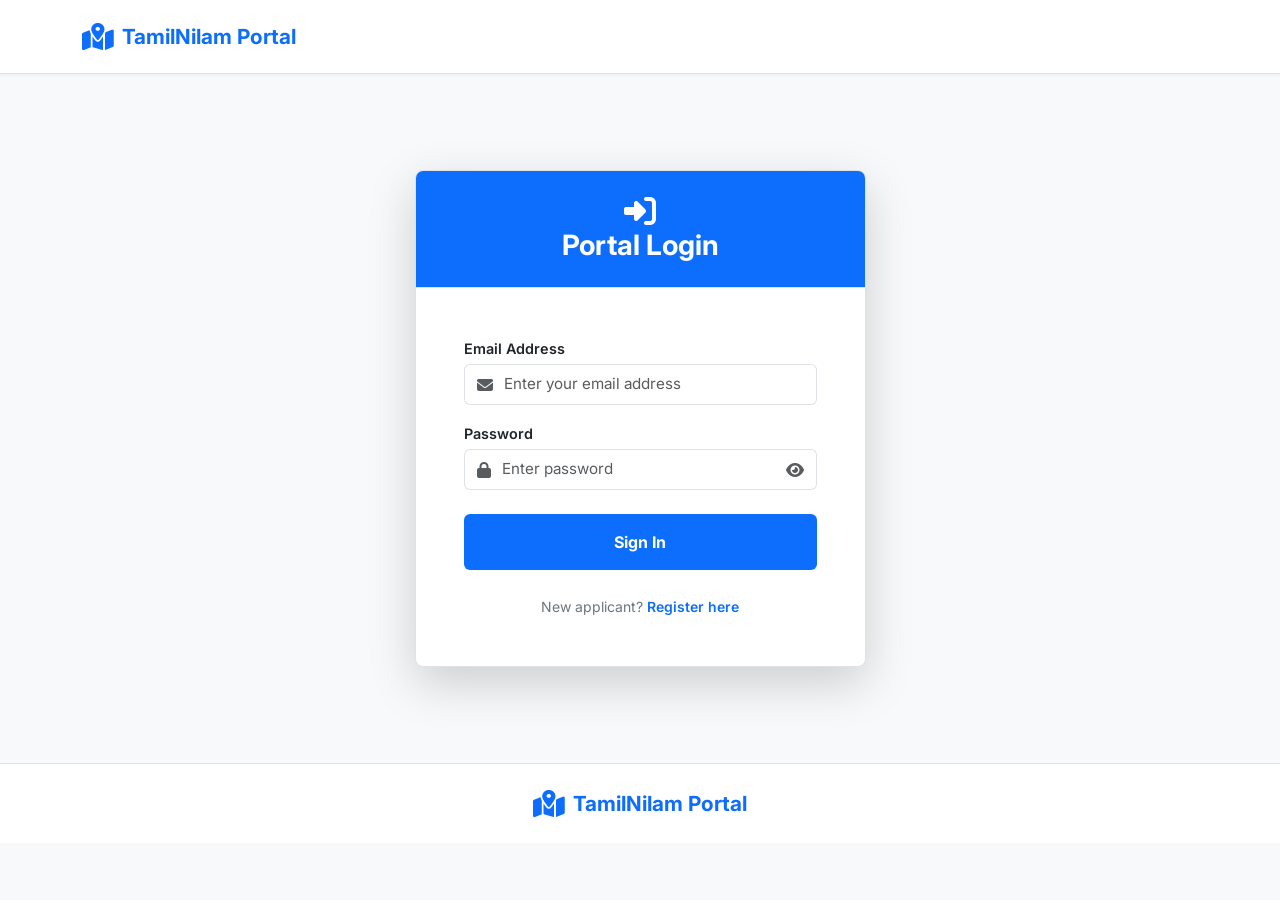
<file: frontend/dashboard.html>
<!DOCTYPE html>
<html lang="en">
<head>
    <meta charset="UTF-8">
    <meta name="viewport" content="width=device-width, initial-scale=1.0">
    <title>Applicant Dashboard | TamilNilam Portal</title>
    <!-- Bootstrap 5 CSS CDN -->
    <link href="https://cdn.jsdelivr.net/npm/bootstrap@5.3.0/dist/css/bootstrap.min.css" rel="stylesheet">
    <!-- FontAwesome for Premium Icons -->
    <link href="https://cdnjs.cloudflare.com/ajax/libs/font-awesome/6.4.0/css/all.min.css" rel="stylesheet">
    <!-- Custom Glassmorphism Stylesheet -->
    <link rel="stylesheet" href="css/styles.css">
</head>
<body>

    <!-- Floating Background Orbs -->
    <div class="bg-orb orb-1"></div>
    <div class="bg-orb orb-2"></div>

    <!-- Navigation Bar -->
    <nav class="navbar navbar-expand-lg navbar-light navbar-custom py-3 sticky-top">
        <div class="container">
            <a class="navbar-brand d-flex align-items-center" href="index.html">
                <i class="fa-solid fa-map-location-dot fs-3 text-primary me-2"></i>
                <span class="navbar-brand-text">TamilNilam Portal</span>
            </a>
            <button class="navbar-toggler" type="button" data-bs-toggle="collapse" data-bs-target="#navbarNav" aria-controls="navbarNav" aria-expanded="false" aria-label="Toggle navigation">
                <span class="navbar-toggler-icon"></span>
            </button>
            <div class="collapse navbar-collapse" id="navbarNav">
                <ul class="navbar-nav ms-auto align-items-center">
                    <li class="nav-item">
                        <a class="nav-link active" href="dashboard.html">Dashboard</a>
                    </li>
                    <li class="nav-item">
                        <a class="nav-link" href="apply-patta.html">Apply for Patta</a>
                    </li>
                    <li class="nav-item">
                        <a class="nav-link" href="status.html">Track Status</a>
                    </li>
                    <li class="nav-item ms-lg-3">
                        <button onclick="logoutCitizen()" class="btn btn-outline-danger px-4 rounded-pill font-weight-500"><i class="fa-solid fa-right-from-bracket me-1"></i> Log Out</button>
                    </li>
                </ul>
            </div>
        </div>
    </nav>

    <!-- Main Content Area -->
    <div class="container py-5">
        
        <!-- Welcome Card Section -->
        <div class="row mb-5">
            <div class="col-12">
                <div class="card p-4 p-md-5 bg-primary text-white border-0">
                    <div class="row align-items-center">
                        <div class="col-md-8">
                             <span class="badge bg-light text-dark mb-3">Citizen Profile</span>
                             <h2 class="display-5 fw-bold mb-2">Welcome Back, <span id="user-display-name">Citizen</span>!</h2>
                         </div>
                         <div class="col-md-4 text-md-end mt-4 mt-md-0">
                             <a href="apply-patta.html" class="btn btn-light btn-lg fw-bold"><i class="fa-solid fa-file-circle-plus me-2"></i> Apply For Patta</a>
                         </div>
                     </div>
                 </div>
             </div>
         </div>

         <!-- Metric Summary Cards -->
         <div class="row g-4 mb-5">
             <!-- Total Filed -->
             <div class="col-md-4">
                 <div class="glass-card p-4 d-flex align-items-center">
                     <div class="bg-primary text-white rounded-circle p-3 me-3" style="width: 55px; height: 55px; display: flex; justify-content: center; align-items: center;">
                         <i class="fa-solid fa-folder-open fs-4"></i>
                     </div>
                     <div>
                         <h6 class="text-secondary small fw-bold mb-1">Total Applications</h6>
                         <h3 class="fw-bold mb-0" id="stat-total">0</h3>
                     </div>
                 </div>
             </div>

             <!-- Approved Applications -->
             <div class="col-md-4">
                 <div class="glass-card p-4 d-flex align-items-center">
                     <div class="bg-success text-white rounded-circle p-3 me-3" style="width: 55px; height: 55px; display: flex; justify-content: center; align-items: center;">
                         <i class="fa-solid fa-circle-check fs-4"></i>
                     </div>
                     <div>
                         <h6 class="text-secondary small fw-bold mb-1">Approved Requests</h6>
                         <h3 class="fw-bold mb-0" id="stat-approved">0</h3>
                     </div>
                 </div>
             </div>

             <!-- Pending Review -->
             <div class="col-md-4">
                 <div class="glass-card p-4 d-flex align-items-center">
                     <div class="bg-warning text-white rounded-circle p-3 me-3" style="width: 55px; height: 55px; display: flex; justify-content: center; align-items: center;">
                         <i class="fa-solid fa-clock-rotate-left fs-4"></i>
                     </div>
                     <div>
                         <h6 class="text-secondary small fw-bold mb-1">Pending Verification</h6>
                         <h3 class="fw-bold mb-0" id="stat-pending">0</h3>
                     </div>
                 </div>
             </div>
         </div>

         <!-- Recent Applications Table Section -->
         <div class="row">
             <div class="col-12">
                 <div class="glass-card p-4 border-0 shadow">
                     <div class="d-flex justify-content-between align-items-center mb-4">
                         <div>
                             <h4 class="fw-bold mb-1">Recent Patta Submissions</h4>
                         </div>
                         <a href="status.html" class="btn btn-outline-primary px-3 rounded-pill text-decoration-none">Track Timeline <i class="fa-solid fa-arrow-trend-up ms-1"></i></a>
                     </div>

                     <!-- Alert message when list empty -->
                     <div id="no-apps-message" class="text-center py-5 d-none">
                         <i class="fa-solid fa-file-invoice fs-1 text-muted mb-3 d-block"></i>
                         <h5 class="fw-bold text-secondary mb-4">No Land Patta Applications Found</h5>
                         <a href="apply-patta.html" class="btn btn-primary-gradient px-4 rounded-pill">Apply for New Patta</a>
                     </div>

                     <!-- Application Table -->
                     <div class="table-responsive" id="table-wrapper">
                         <table class="table table-glass align-middle">
                             <thead>
                                 <tr>
                                     <th>Application ID</th>
                                     <th>Applicant Name</th>
                                     <th>District & Taluk</th>
                                     <th>Survey & Patta</th>
                                     <th>Deed Type</th>
                                     <th>Status</th>
                                     <th>Action</th>
                                 </tr>
                             </thead>
                             <tbody id="applications-tbody">
                                 <!-- Dynamic JS table rows loading -->
                             </tbody>
                         </table>
                     </div>

                 </div>
             </div>
         </div>

     </div>

     <!-- Footer -->
     <footer class="py-4 mt-auto">
         <div class="container text-center">
             <div class="d-flex align-items-center justify-content-center">
                 <i class="fa-solid fa-map-location-dot fs-3 text-primary me-2"></i>
                 <span class="navbar-brand-text">TamilNilam Portal</span>
             </div>
         </div>
     </footer>

    <!-- Bootstrap Bundle JS -->
    <script src="https://cdn.jsdelivr.net/npm/bootstrap@5.3.0/dist/js/bootstrap.bundle.min.js"></script>

    <!-- Centralized configuration script -->
    <script src="js/config.js"></script>

    <!-- JavaScript integration with Fetch API -->
    <script>
        let currentUser = null;

        // Security Route Guard
        document.addEventListener("DOMContentLoaded", () => {
            const userJson = localStorage.getItem("patta_user");
            if (!userJson) {
                window.location.href = "login.html";
                return;
            }

            currentUser = JSON.parse(userJson);
            
            // Redirect admin to appropriate page
            if (currentUser.role === "ADMIN") {
                window.location.href = "admin-dashboard.html";
                return;
            }

            // Update user details UI
            document.getElementById("user-display-name").innerText = currentUser.name;

            // Load citizen's recent applications
            loadCitizenApplications();
        });

        // Fetch citizen's applications
        async function loadCitizenApplications() {
            const API_URL = `${CONFIG.API_BASE_URL}/api/patta/user/${currentUser.id}`;

            try {
                const response = await fetch(API_URL);
                const result = await response.json();

                if (response.ok && result.success) {
                    const apps = result.data;
                    updateDashboardStats(apps);

                    if (apps.length === 0) {
                        document.getElementById("no-apps-message").classList.remove("d-none");
                        document.getElementById("table-wrapper").classList.add("d-none");
                    } else {
                        document.getElementById("no-apps-message").classList.add("d-none");
                        document.getElementById("table-wrapper").classList.remove("d-none");
                        renderApplicationsTable(apps);
                    }
                } else {
                    console.error("Failed to load records: ", result.message);
                }
            } catch (error) {
                console.error("Dashboard connection failure: ", error);
            }
        }

        // Render application data inside table
        function renderApplicationsTable(apps) {
            const tbody = document.getElementById("applications-tbody");
            tbody.innerHTML = ""; // Clear existing rows

            // Sort applications descending by ID (newest first)
            apps.sort((a, b) => b.id - a.id);

            apps.forEach(app => {
                const row = document.createElement("tr");

                // Get correct badge style
                let badgeClass = "status-pending";
                let iconClass = "fa-clock";
                if (app.status.toLowerCase() === "approved") {
                    badgeClass = "status-approved";
                    iconClass = "fa-check-circle";
                } else if (app.status.toLowerCase() === "rejected") {
                    badgeClass = "status-rejected";
                    iconClass = "fa-circle-xmark";
                }

                row.innerHTML = `
                    <td class="fw-bold text-indigo">#PA-${app.id}</td>
                    <td><strong>${app.applicantName}</strong></td>
                    <td>
                        <div class="fw-semibold text-indigo small">${app.district}</div>
                        <div class="text-secondary small" style="font-size: 0.75rem;">${app.taluk}</div>
                    </td>
                    <td>
                        <div>Survey: <code>${app.surveyNumber}</code></div>
                        <div class="small">Patta: <code>${app.pattaNumber}</code></div>
                    </td>
                    <td><span class="badge bg-secondary-subtle text-secondary border px-2 py-1">${app.documentType}</span></td>
                    <td>
                        <span class="badge badge-status ${badgeClass}">
                            <i class="fa-solid ${iconClass} me-1"></i> ${app.status}
                        </span>
                    </td>
                    <td>
                        <a href="status.html?id=${app.id}" class="btn btn-sm btn-outline-primary rounded-pill px-3">View <i class="fa-solid fa-arrow-right ms-1"></i></a>
                    </td>
                `;

                tbody.appendChild(row);
            });
        }

        // Calculate and update metrics widgets
        function updateDashboardStats(apps) {
            let total = apps.length;
            let approved = 0;
            let pending = 0;

            apps.forEach(app => {
                if (app.status.toLowerCase() === "approved") approved++;
                else if (app.status.toLowerCase() === "pending") pending++;
            });

            document.getElementById("stat-total").innerText = total;
            document.getElementById("stat-approved").innerText = approved;
            document.getElementById("stat-pending").innerText = pending;
        }

        // Sign Out applicant
        function logoutCitizen() {
            localStorage.removeItem("patta_user");
            window.location.href = "index.html";
        }
    </script>
</body>
</html>
</file>
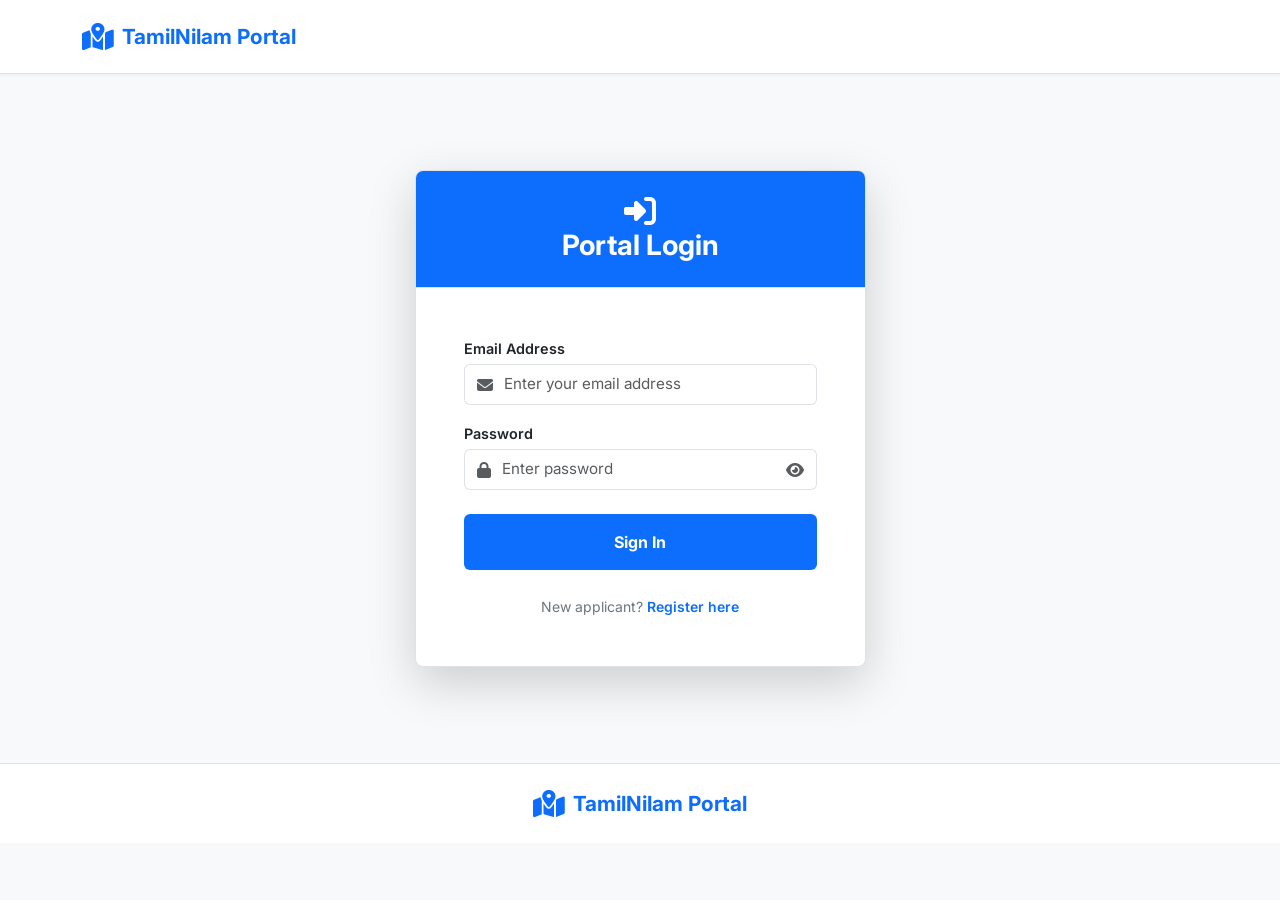
<file: frontend/login.html>
<!DOCTYPE html>
<html lang="en">
<head>
    <meta charset="UTF-8">
    <meta name="viewport" content="width=device-width, initial-scale=1.0">
    <title>Sign In | TamilNilam Portal</title>
    <!-- Bootstrap 5 CSS CDN -->
    <link href="https://cdn.jsdelivr.net/npm/bootstrap@5.3.0/dist/css/bootstrap.min.css" rel="stylesheet">
    <!-- FontAwesome for Premium Icons -->
    <link href="https://cdnjs.cloudflare.com/ajax/libs/font-awesome/6.4.0/css/all.min.css" rel="stylesheet">
    <!-- Custom Glassmorphism Stylesheet -->
    <link rel="stylesheet" href="css/styles.css">
</head>
<body>

    <!-- Floating Background Orbs -->
    <div class="bg-orb orb-1"></div>
    <div class="bg-orb orb-2"></div>

    <!-- Navigation Bar -->
    <nav class="navbar navbar-expand-lg navbar-light navbar-custom py-3 sticky-top">
        <div class="container">
            <a class="navbar-brand d-flex align-items-center" href="index.html">
                <i class="fa-solid fa-map-location-dot fs-3 text-primary me-2"></i>
                <span class="navbar-brand-text">TamilNilam Portal</span>
            </a>
        </div>
    </nav>

    <!-- Login Card Container -->
    <div class="container py-5 my-5">
        <div class="row justify-content-center">
            <div class="col-md-7 col-lg-5">
                <!-- Login Glass Card -->
                <div class="glass-card shadow-lg p-0">
                     <div class="card-header-gradient text-center py-4">
                         <i class="fa-solid fa-right-to-bracket fs-2 mb-0"></i>
                         <h3 class="fw-bold mb-0">Portal Login</h3>
                     </div>

                     <div class="p-4 p-md-5">
                         
                         <!-- Alert Box for success/error feedback notifications -->
                         <div id="alert-box" class="alert d-none alert-glass p-3 mb-4 text-center" role="alert">
                             <span id="alert-message"></span>
                         </div>

                         <!-- Login Form -->
                         <form id="login-form">
                             <!-- Email Input -->
                             <div class="mb-3">
                                 <label for="email" class="form-label">Email Address</label>
                                 <div class="input-group">
                                     <span class="input-group-text bg-white border-end-0 text-muted"><i class="fa-solid fa-envelope"></i></span>
                                     <input type="email" class="form-control border-start-0 ps-0" id="email" required placeholder="Enter your email address">
                                 </div>
                             </div>

                             <!-- Password Input -->
                             <div class="mb-4">
                                 <label for="password" class="form-label">Password</label>
                                 <div class="input-group">
                                     <span class="input-group-text bg-white border-end-0 text-muted"><i class="fa-solid fa-lock"></i></span>
                                     <input type="password" class="form-control border-start-0 border-end-0 ps-0" id="password" required placeholder="Enter password">
                                     <button type="button" class="btn btn-outline-light border border-start-0 text-muted" onclick="togglePasswordVisibility()"><i class="fa-solid fa-eye" id="password-eye"></i></button>
                                 </div>
                             </div>

                             <!-- Submit Button -->
                             <button type="submit" class="btn btn-primary-gradient w-100 py-3 mb-4 fw-bold">
                                 <span id="btn-text">Sign In</span>
                                 <span id="btn-spinner" class="spinner-border spinner-border-sm d-none" role="status" aria-hidden="true"></span>
                             </button>

                             <div class="text-center">
                                 <span class="text-secondary small">New applicant? <a href="register.html" class="text-decoration-none fw-semibold">Register here</a></span>
                             </div>
                         </form>
                     </div>
                 </div>

                
                 
             </div>
         </div>
     </div>

     <!-- Footer -->
     <footer class="py-4 mt-auto">
         <div class="container text-center">
             <div class="d-flex align-items-center justify-content-center">
                 <i class="fa-solid fa-map-location-dot fs-3 text-primary me-2"></i>
                 <span class="navbar-brand-text">TamilNilam Portal</span>
             </div>
         </div>
     </footer>

    <!-- Bootstrap Bundle JS -->
    <script src="https://cdn.jsdelivr.net/npm/bootstrap@5.3.0/dist/js/bootstrap.bundle.min.js"></script>

    <!-- Centralized configuration script -->
    <script src="js/config.js"></script>

    <!-- JavaScript integration with Fetch API -->
    <script>
        const API_URL = CONFIG.API_BASE_URL + "/api/users/login";

        // Prevent logged in users from seeing login page
        document.addEventListener("DOMContentLoaded", () => {
            const userJson = localStorage.getItem("patta_user");
            if (userJson) {
                const user = JSON.parse(userJson);
                if (user.role === "ADMIN") {
                    window.location.href = "admin-dashboard.html";
                } else {
                    window.location.href = "dashboard.html";
                }
            }
        });

        // Toggle password visual masking
        function togglePasswordVisibility() {
            const pwdInput = document.getElementById("password");
            const eyeIcon = document.getElementById("password-eye");
            if (pwdInput.type === "password") {
                pwdInput.type = "text";
                eyeIcon.classList.remove("fa-eye");
                eyeIcon.classList.add("fa-eye-slash");
            } else {
                pwdInput.type = "password";
                eyeIcon.classList.remove("fa-eye-slash");
                eyeIcon.classList.add("fa-eye");
            }
        }

        // Login Submit Handler
        document.getElementById("login-form").addEventListener("submit", async (event) => {
            event.preventDefault();

            const email = document.getElementById("email").value.trim();
            const password = document.getElementById("password").value;

            // Email validation check
            const emailRegex = /^[a-zA-Z0-9._%+-]+@[a-zA-Z0-9.-]+\.[a-zA-Z]{2,}$/;
            if (!emailRegex.test(email)) {
                showFeedback(false, "Please provide a valid email address (e.g. john@example.com)!");
                return;
            }

            if (password.trim() === "") {
                showFeedback(false, "Password cannot be empty!");
                return;
            }

            const payload = {
                email: email,
                password: password
            };

            setLoadingState(true);

            try {
                const response = await fetch(API_URL, {
                    method: "POST",
                    headers: {
                        "Content-Type": "application/json"
                    },
                    body: JSON.stringify(payload)
                });

                const result = await response.json();

                if (response.ok && result.success) {
                    showFeedback(true, "Authentication successful! Redirecting to dashboard...");
                    
                    // Save authenticated user profile locally
                    localStorage.setItem("patta_user", JSON.stringify(result.data));

                    setTimeout(() => {
                        if (result.data.role === "ADMIN") {
                            window.location.href = "admin-dashboard.html";
                        } else {
                            window.location.href = "dashboard.html";
                        }
                    }, 1500);
                } else {
                    showFeedback(false, result.message || "Invalid credentials! Please try again.");
                }
            } catch (error) {
                console.error("Login net failure: ", error);
                showFeedback(false, "Connection error! Please ensure Spring Boot backend is active on port 8080.");
            } finally {
                setLoadingState(false);
            }
        });

        // UI feedback trigger
        function showFeedback(isSuccess, message) {
            const alertBox = document.getElementById("alert-box");
            const alertMsg = document.getElementById("alert-message");

            alertBox.className = "alert alert-glass p-3 mb-4 text-center " + (isSuccess ? "text-success border-success" : "text-danger border-danger");
            alertMsg.innerText = message;
            alertBox.classList.remove("d-none");
        }

        // Loading visual state handler
        function setLoadingState(isLoading) {
            const btnText = document.getElementById("btn-text");
            const btnSpinner = document.getElementById("btn-spinner");
            const submitBtn = document.querySelector("button[type='submit']");

            if (isLoading) {
                btnText.innerText = "Verifying profile...";
                btnSpinner.classList.remove("d-none");
                submitBtn.disabled = true;
            } else {
                btnText.innerText = "Sign In";
                btnSpinner.classList.add("d-none");
                submitBtn.disabled = false;
            }
        }
    </script>
</body>
</html>
</file>
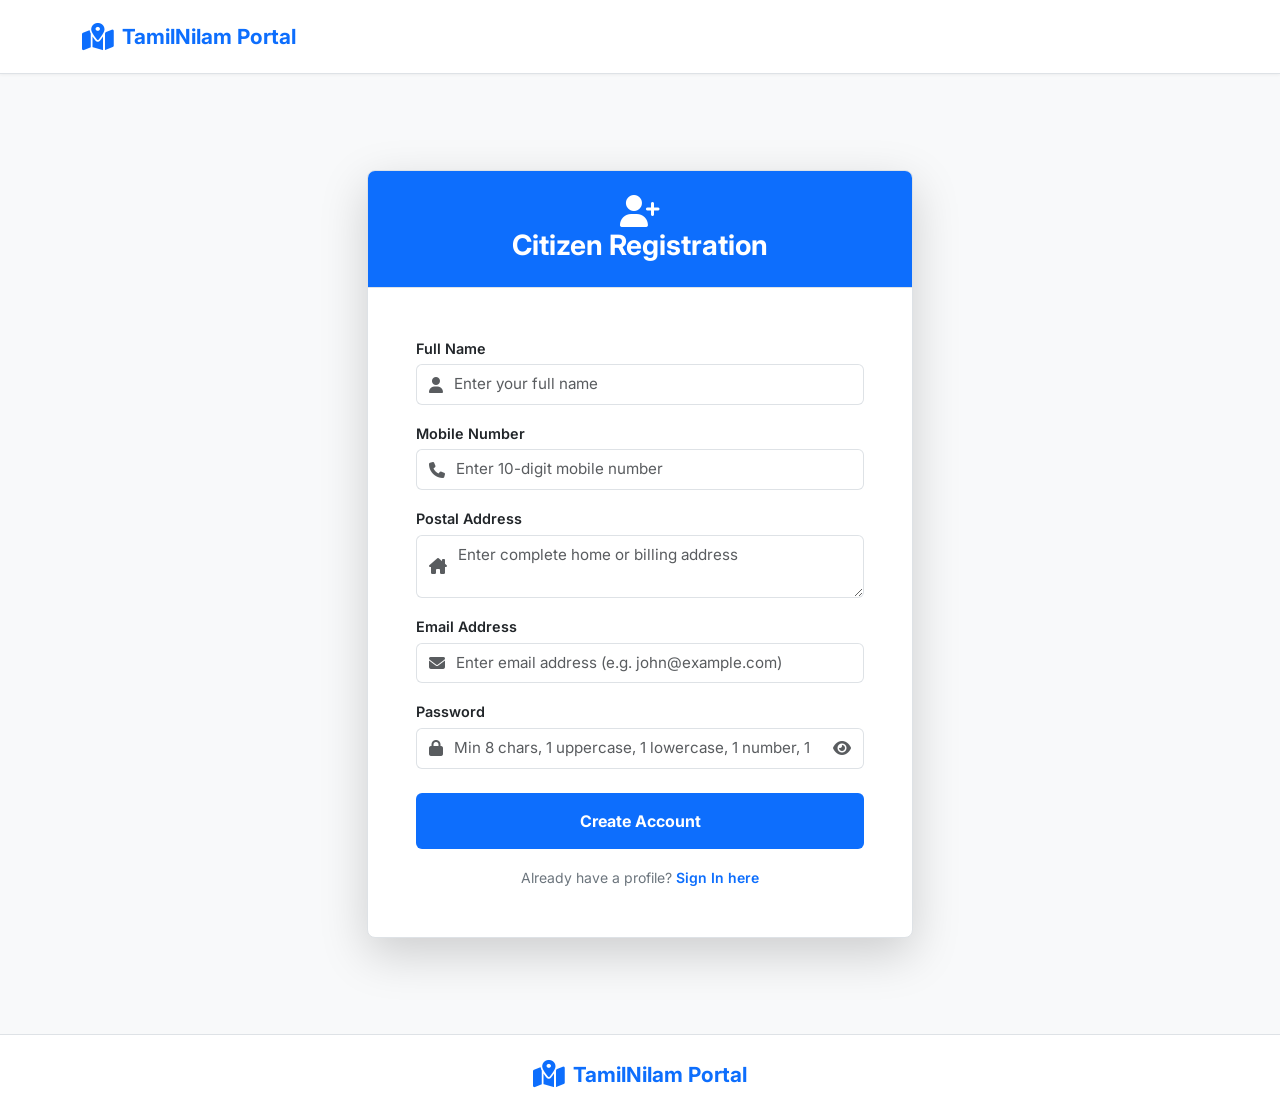
<file: frontend/register.html>
<!DOCTYPE html>
<html lang="en">
<head>
    <meta charset="UTF-8">
    <meta name="viewport" content="width=device-width, initial-scale=1.0">
    <title>Create Account | TamilNilam Portal</title>
    <!-- Bootstrap 5 CSS CDN -->
    <link href="https://cdn.jsdelivr.net/npm/bootstrap@5.3.0/dist/css/bootstrap.min.css" rel="stylesheet">
    <!-- FontAwesome for Premium Icons -->
    <link href="https://cdnjs.cloudflare.com/ajax/libs/font-awesome/6.4.0/css/all.min.css" rel="stylesheet">
    <!-- Custom Glassmorphism Stylesheet -->
    <link rel="stylesheet" href="css/styles.css">
</head>
<body>

    <!-- Floating Background Orbs -->
    <div class="bg-orb orb-1"></div>
    <div class="bg-orb orb-2"></div>

    <!-- Navigation Bar -->
    <nav class="navbar navbar-expand-lg navbar-light navbar-custom py-3 sticky-top">
        <div class="container">
            <a class="navbar-brand d-flex align-items-center" href="index.html">
                <i class="fa-solid fa-map-location-dot fs-3 text-primary me-2"></i>
                <span class="navbar-brand-text">TamilNilam Portal</span>
            </a>
        </div>
    </nav>

    <!-- Registration Panel Container -->
    <div class="container py-5 my-5">
        <div class="row justify-content-center">
            <div class="col-md-8 col-lg-6">
                <!-- Registration Glass Card -->
                <div class="glass-card shadow-lg p-0">
                    <div class="card-header-gradient text-center py-4">
                        <i class="fa-solid fa-user-plus fs-2 mb-0"></i>
                        <h3 class="fw-bold mb-0">Citizen Registration</h3>
                    </div>
                    
                    <div class="p-4 p-md-5">
                        
                        <!-- Alert Box for feedback notifications -->
                        <div id="alert-box" class="alert d-none alert-glass p-3 mb-4 text-center" role="alert">
                            <span id="alert-message"></span>
                        </div>

                        <!-- Registration Form -->
                        <form id="register-form">
                            <!-- Name -->
                            <div class="mb-3">
                                <label for="name" class="form-label">Full Name</label>
                                <div class="input-group">
                                    <span class="input-group-text bg-white border-end-0 text-muted"><i class="fa-solid fa-user"></i></span>
                                    <input type="text" class="form-control border-start-0 ps-0" id="name" required placeholder="Enter your full name">
                                </div>
                            </div>

                            <!-- Mobile Number -->
                            <div class="mb-3">
                                <label for="mobile" class="form-label">Mobile Number</label>
                                <div class="input-group">
                                    <span class="input-group-text bg-white border-end-0 text-muted"><i class="fa-solid fa-phone"></i></span>
                                    <input type="tel" class="form-control border-start-0 ps-0" id="mobile" required placeholder="Enter 10-digit mobile number" pattern="[0-9]{10,15}">
                                </div>
                            </div>

                            <!-- Address -->
                            <div class="mb-3">
                                <label for="address" class="form-label">Postal Address</label>
                                <div class="input-group">
                                    <span class="input-group-text bg-white border-end-0 text-muted"><i class="fa-solid fa-house-chimney"></i></span>
                                    <textarea class="form-control border-start-0 ps-0" id="address" rows="2" required placeholder="Enter complete home or billing address"></textarea>
                                </div>
                            </div>

                            <!-- Email Address -->
                            <div class="mb-3">
                                <label for="email" class="form-label">Email Address</label>
                                <div class="input-group">
                                    <span class="input-group-text bg-white border-end-0 text-muted"><i class="fa-solid fa-envelope"></i></span>
                                    <input type="email" class="form-control border-start-0 ps-0" id="email" required placeholder="Enter email address (e.g. john@example.com)">
                                </div>
                            </div>

                            <!-- Password -->
                            <div class="mb-4">
                                <label for="password" class="form-label">Password</label>
                                <div class="input-group">
                                    <span class="input-group-text bg-white border-end-0 text-muted"><i class="fa-solid fa-lock"></i></span>
                                    <input type="password" class="form-control border-start-0 border-end-0 ps-0" id="password" required placeholder="Min 8 chars, 1 uppercase, 1 lowercase, 1 number, 1 special symbol" minlength="8">
                                    <button type="button" class="btn btn-outline-light border border-start-0 text-muted" onclick="togglePasswordVisibility()"><i class="fa-solid fa-eye" id="password-eye"></i></button>
                                </div>
                            </div>

                            <!-- Submit Button -->
                            <button type="submit" class="btn btn-primary-gradient w-100 py-3 mb-3 fw-bold">
                                <span id="btn-text">Create Account</span>
                                <span id="btn-spinner" class="spinner-border spinner-border-sm d-none" role="status" aria-hidden="true"></span>
                            </button>

                            <div class="text-center">
                                <span class="text-secondary small">Already have a profile? <a href="login.html" class="text-decoration-none fw-semibold">Sign In here</a></span>
                            </div>
                        </form>
                    </div>
                </div>
            </div>
        </div>
    </div>

    <!-- Footer -->
    <footer class="py-4 mt-auto">
        <div class="container text-center">
            <div class="d-flex align-items-center justify-content-center">
                <i class="fa-solid fa-map-location-dot fs-3 text-primary me-2"></i>
                <span class="navbar-brand-text">TamilNilam Portal</span>
            </div>
        </div>
    </footer>

    <!-- Bootstrap Bundle JS -->
    <script src="https://cdn.jsdelivr.net/npm/bootstrap@5.3.0/dist/js/bootstrap.bundle.min.js"></script>

    <!-- Centralized configuration script -->
    <script src="js/config.js"></script>

    <!-- JavaScript integration with Fetch API -->
    <script>
        const API_URL = CONFIG.API_BASE_URL + "/api/users/register";
        
        // Prevent logged in users from seeing signup page
        document.addEventListener("DOMContentLoaded", () => {
            if (localStorage.getItem("patta_user")) {
                window.location.href = "dashboard.html";
            }
        });

        // Toggle password visual masking
        function togglePasswordVisibility() {
            const pwdInput = document.getElementById("password");
            const eyeIcon = document.getElementById("password-eye");
            if (pwdInput.type === "password") {
                pwdInput.type = "text";
                eyeIcon.classList.remove("fa-eye");
                eyeIcon.classList.add("fa-eye-slash");
            } else {
                pwdInput.type = "password";
                eyeIcon.classList.remove("fa-eye-slash");
                eyeIcon.classList.add("fa-eye");
            }
        }

        // Submit form handler
        document.getElementById("register-form").addEventListener("submit", async (event) => {
            event.preventDefault();

            const name = document.getElementById("name").value.trim();
            const mobile = document.getElementById("mobile").value.trim();
            const address = document.getElementById("address").value.trim();
            const email = document.getElementById("email").value.trim();
            const password = document.getElementById("password").value;

            // Strict Frontend Validations
            // 1. Name: Letters, spaces, and dots only
            const nameRegex = /^[a-zA-Z\s.]+$/;
            if (!nameRegex.test(name)) {
                showFeedback(false, "Full Name must contain letters, spaces, and dots only!");
                return;
            }

            // 2. Mobile: 10-15 digits only
            if (!/^\d{10,15}$/.test(mobile)) {
                showFeedback(false, "Mobile number must contain between 10 and 15 digits only!");
                return;
            }

            // 3. Email: Standard syntax
            const emailRegex = /^[a-zA-Z0-9._%+-]+@[a-zA-Z0-9.-]+\.[a-zA-Z]{2,}$/;
            if (!emailRegex.test(email)) {
                showFeedback(false, "Please provide a valid email address (e.g. john@example.com)!");
                return;
            }

            // 4. Password: Min 8 chars, 1 upper, 1 lower, 1 digit, 1 special char
            const pwdRegex = /^(?=.*[a-z])(?=.*[A-Z])(?=.*\d)(?=.*[@$!%*?&])[A-Za-z\d@$!%*?&]{8,}$/;
            if (!pwdRegex.test(password)) {
                showFeedback(false, "Password must be at least 8 characters long and include at least one uppercase letter, one lowercase letter, one number, and one special character (@$!%*?&).");
                return;
            }

            const payload = {
                name: name,
                mobile: mobile,
                address: address,
                email: email,
                password: password
            };

            // UI feedback trigger spinner state
            setLoadingState(true);

            try {
                const response = await fetch(API_URL, {
                    method: "POST",
                    headers: {
                        "Content-Type": "application/json"
                    },
                    body: JSON.stringify(payload)
                });

                const result = await response.json();

                if (response.ok && result.success) {
                    showFeedback(true, "Registration successful! Redirecting to login...");
                    document.getElementById("register-form").reset();
                    setTimeout(() => {
                        window.location.href = "login.html";
                    }, 2000);
                } else {
                    showFeedback(false, result.message || "Registration failed. Please try again.");
                }
            } catch (error) {
                console.error("Signup network connection failure: ", error);
                showFeedback(false, "Cannot connect to the server. Please check if Spring Boot is running on localhost:8080.");
            } finally {
                setLoadingState(false);
            }
        });

        // UI feedback trigger
        function showFeedback(isSuccess, message) {
            const alertBox = document.getElementById("alert-box");
            const alertMsg = document.getElementById("alert-message");

            alertBox.className = "alert alert-glass p-3 mb-4 text-center " + (isSuccess ? "text-success border-success" : "text-danger border-danger");
            alertMsg.innerText = message;
            alertBox.classList.remove("d-none");
        }

        // Submit button loading animation handler
        function setLoadingState(isLoading) {
            const btnText = document.getElementById("btn-text");
            const btnSpinner = document.getElementById("btn-spinner");
            const submitBtn = document.querySelector("button[type='submit']");

            if (isLoading) {
                btnText.innerText = "Creating profile...";
                btnSpinner.classList.remove("d-none");
                submitBtn.disabled = true;
            } else {
                btnText.innerText = "Create Account";
                btnSpinner.classList.add("d-none");
                submitBtn.disabled = false;
            }
        }
    </script>
</body>
</html>
</file>
<file: frontend/css/styles.css>
/* 
   Patta Transfer Web Application - Simple and Basic UI Theme
   Removes all fancy glassmorphism, gradients, floating background orbs, 
   and animations to focus on a clean, straightforward corporate layout.
*/

@import url('https://fonts.googleapis.com/css2?family=Inter:wght@400;500;600;700&display=swap');

:root {
    --primary-color: #0d6efd; /* Standard Bootstrap Blue */
    --primary-hover: #0b5ed7;
    --bg-color: #f8f9fa; /* Standard light gray */
    --card-bg: #ffffff; /* Solid white */
    --border-color: #dee2e6;
    --text-primary: #212529;
    --text-secondary: #6c757d;
}

body {
    font-family: 'Inter', sans-serif;
    background-color: var(--bg-color);
    color: var(--text-primary);
    min-height: 100vh;
}

/* Hide Background Orbs entirely */
.bg-orb {
    display: none !important;
}

/* Simplified Navigation Bar */
.navbar-custom {
    background-color: #ffffff !important;
    border-bottom: 1px solid var(--border-color);
    box-shadow: 0 1px 3px rgba(0, 0, 0, 0.05);
}

.navbar-brand-text {
    font-weight: 700;
    color: var(--primary-color);
    font-size: 1.3rem;
}

.nav-link {
    font-weight: 500;
    color: var(--text-secondary) !important;
}

.nav-link:hover, .nav-link.active {
    color: var(--primary-color) !important;
}

/* Basic solid cards (No glassmorphism, no blurs, no translations) */
.glass-card {
    background-color: var(--card-bg);
    border: 1px solid var(--border-color);
    border-radius: 8px;
    box-shadow: 0 2px 4px rgba(0, 0, 0, 0.05);
    overflow: hidden;
}

.glass-card:hover {
    /* No translation or scaling on hover */
    box-shadow: 0 4px 8px rgba(0, 0, 0, 0.08);
}

/* Basic Solid Header Cards */
.card-header-gradient {
    background-color: var(--primary-color);
    color: #ffffff;
    border-bottom: 1px solid var(--border-color);
    padding: 1.2rem 1.5rem;
    font-weight: 600;
}

/* Standard Input Fields */
.form-control, .form-select {
    border: 1px solid var(--border-color);
    border-radius: 6px;
    padding: 0.5rem 0.75rem;
    font-size: 0.95rem;
}

.form-control:focus, .form-select:focus {
    border-color: var(--primary-color);
    box-shadow: 0 0 0 0.25rem rgba(13, 110, 253, 0.25);
}

.form-label {
    font-weight: 600;
    font-size: 0.9rem;
    color: var(--text-primary);
    margin-bottom: 0.3rem;
}

/* Basic Solid Buttons (No gradients, no float effects) */
.btn-primary-gradient {
    background-color: var(--primary-color);
    color: #ffffff;
    border: none;
    font-weight: 600;
    padding: 0.6rem 1.5rem;
    border-radius: 6px;
    transition: background-color 0.2s ease-in-out;
}

.btn-primary-gradient:hover {
    background-color: var(--primary-hover);
    color: #ffffff;
}

.btn-secondary-gradient {
    background-color: var(--text-secondary);
    color: #ffffff;
    border: none;
    font-weight: 600;
    padding: 0.6rem 1.5rem;
    border-radius: 6px;
    transition: background-color 0.2s ease-in-out;
}

.btn-secondary-gradient:hover {
    background-color: #5c636a;
    color: #ffffff;
}

/* Clean Dashed Upload Wrapper */
.upload-card-wrapper {
    background-color: #ffffff;
    border: 1.5px dashed #adb5bd;
    border-radius: 8px;
    padding: 1.2rem;
    text-align: center;
    cursor: pointer;
}

.upload-card-wrapper:hover {
    border-color: var(--primary-color);
    background-color: #f8f9fa;
}

.upload-icon {
    font-size: 1.8rem;
    color: var(--text-secondary);
    margin-bottom: 0.3rem;
}

.upload-file-info {
    font-size: 0.8rem;
    color: var(--text-secondary);
}

/* Standard Badges */
.badge-status {
    padding: 0.4rem 0.8rem;
    font-size: 0.8rem;
    font-weight: 600;
    border-radius: 4px;
}

.status-pending {
    background-color: #ffc107 !important; /* Amber yellow */
    color: #000000 !important;
}

.status-approved {
    background-color: #198754 !important; /* Green */
    color: #ffffff !important;
}

.status-rejected {
    background-color: #dc3545 !important; /* Red */
    color: #ffffff !important;
}

/* Standard Static Timeline Stepper */
.timeline-stepper {
    display: flex;
    justify-content: space-between;
    align-items: center;
    position: relative;
    margin: 1.5rem 0;
}

.timeline-stepper::before {
    content: '';
    position: absolute;
    top: 50%;
    left: 0;
    right: 0;
    height: 2px;
    background-color: var(--border-color);
    transform: translateY(-50%);
    z-index: 1;
}

.timeline-progress-bar {
    position: absolute;
    top: 50%;
    left: 0;
    height: 2px;
    background-color: var(--primary-color);
    transform: translateY(-50%);
    z-index: 2;
    width: 0%;
}

.timeline-step {
    width: 36px;
    height: 36px;
    border-radius: 50%;
    background-color: #ffffff;
    border: 2px solid var(--border-color);
    z-index: 3;
    display: flex;
    justify-content: center;
    align-items: center;
    font-size: 0.85rem;
    font-weight: 600;
    color: var(--text-secondary);
    position: relative;
}

.timeline-step.active {
    border-color: var(--primary-color);
    color: var(--primary-color);
    background-color: #ffffff;
}

.timeline-step.completed {
    border-color: #198754;
    background-color: #198754;
    color: #ffffff;
}

.timeline-step-label {
    position: absolute;
    top: 42px;
    font-size: 0.75rem;
    font-weight: 600;
    white-space: nowrap;
    color: var(--text-secondary);
}

.timeline-step.active .timeline-step-label {
    color: var(--primary-color);
}

.timeline-step.completed .timeline-step-label {
    color: #198754;
}

/* Standard Tables (No glass effect) */
.table-glass {
    background-color: #ffffff;
    border: 1px solid var(--border-color);
}

.table-glass th {
    background-color: #f8f9fa !important;
    font-weight: 600;
    color: var(--text-primary);
}

.table-glass td, .table-glass th {
    padding: 0.75rem 1rem;
    border: 1px solid var(--border-color);
}

/* General Layout helpers */
.admin-table-container {
    border: 1px solid var(--border-color);
}

/* Footer layout */
footer {
    background-color: #ffffff;
    border-top: 1px solid var(--border-color);
    color: var(--text-secondary);
}

@media (max-width: 768px) {
    .timeline-stepper {
        flex-direction: column;
        align-items: flex-start;
        padding-left: 2rem;
    }
    
    .timeline-stepper::before {
        top: 0;
        bottom: 0;
        left: 18px;
        width: 2px;
        height: auto;
        transform: none;
    }
    
    .timeline-progress-bar {
        top: 0;
        left: 18px;
        width: 2px;
        height: 0%;
        transform: none;
    }
    
    .timeline-step {
        margin: 1rem 0;
    }
    
    .timeline-step-label {
        top: 50%;
        left: 50px;
        transform: translateY(-50%);
    }
}
</file>
